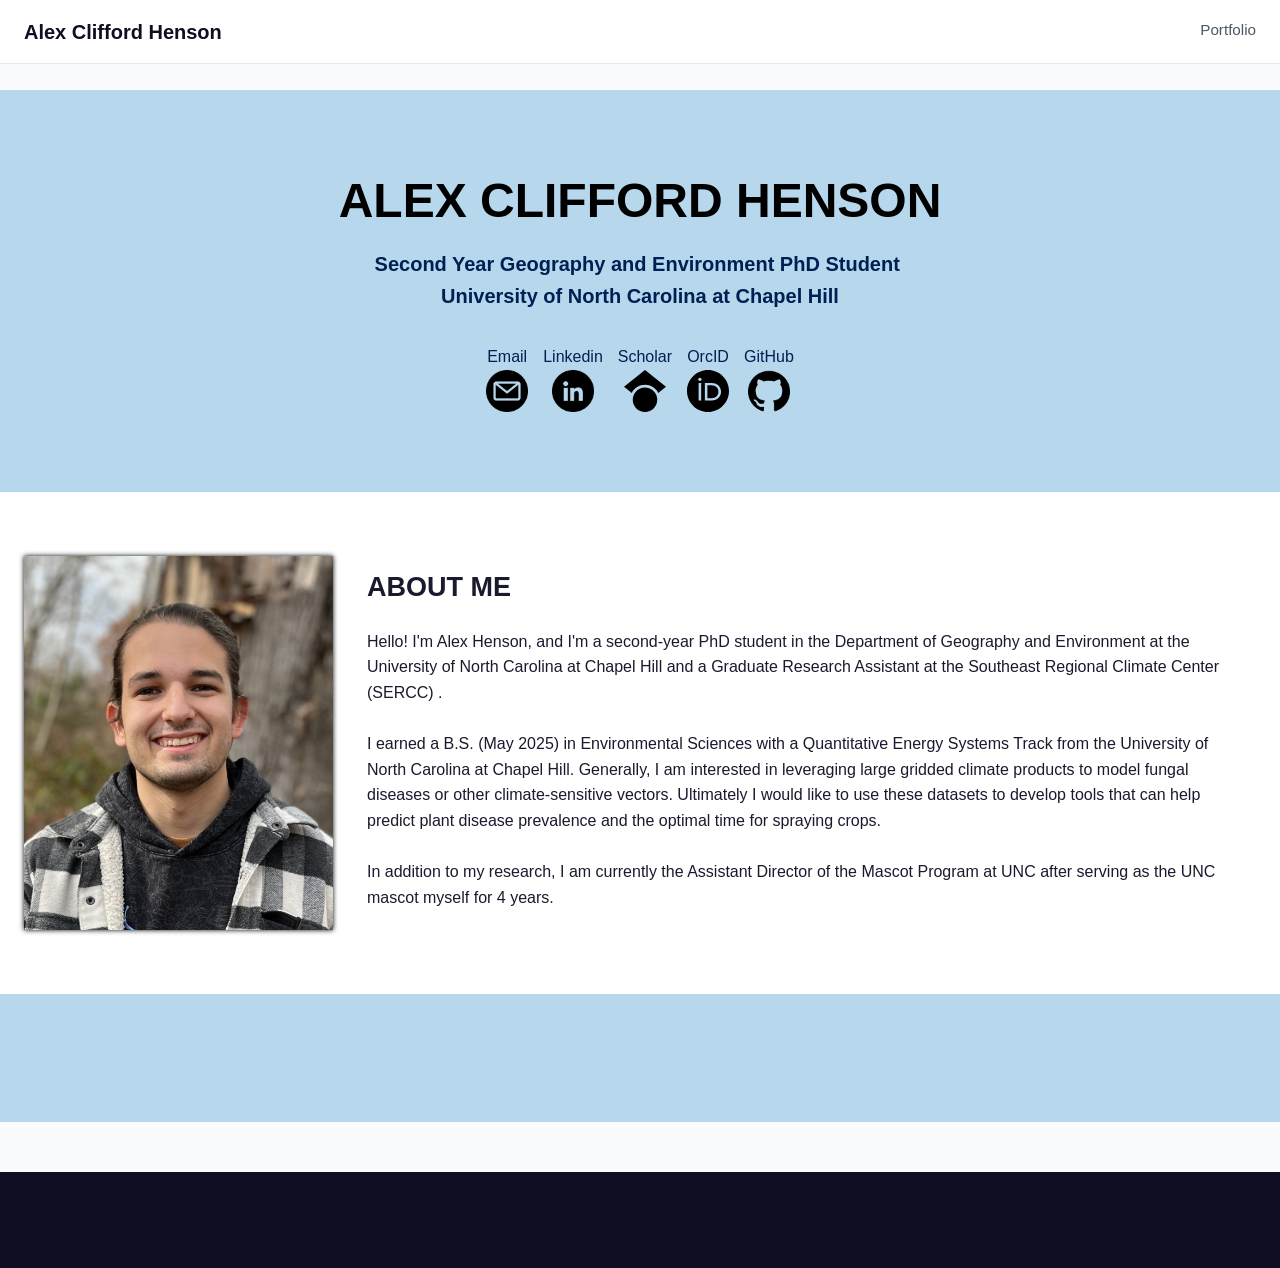
<file: index.html>
---
permalink: "/index.html"
collection: "index"

---
<!DOCTYPE html>
<html>
<head>
<meta charset="UTF-8">
<meta name="viewport" content="width=device-width, initial-scale=1.0">
<meta name="generator" content="Silex v3.10.0">
<link rel="stylesheet" href="/css/index-2a2637d8d0741b9c8e6db1e60a634625aee7e1569f0e777da526475acb7c92a3.css" />
<!-- Include Pagefind script -->
<link rel="preload" href="pagefind/pagefind-ui.css" as="style" onload="this.rel='stylesheet'">
<noscript>
  <link rel="stylesheet" href="pagefind/pagefind-ui.css">
</noscript>
<script src="/pagefind/pagefind-ui.js"></script>
<script>
  window.addEventListener('load', (event) => {
    // Initialisation de Pagefind
    new PagefindUI({
      element: "#search",
      showImages: false,
      showSubResults: true
    });
  });
</script>



<style>
  .pagefind-ui__drawer {
    background-color: white;

    max-height: 70vh;
    overflow-y: auto;
    overflow-x: inherit;
    padding: 0px 20px 20px 20px;
    margin: 0px 5px;
    box-shadow: 0 3px 5px 3px rgba(90, 90, 90, .11);
    border-radius: 5px;
  }
</style>


<title>index</title>


</head>
<body id="ivl1"><a href="#main-content" class="skip-link">Skip to main content</a><header id="iahj-3" class="docs-header"><div id="iao9-3" class="docs-header__inner"><a href="/" class="docs-header__logo" id="io9d-3"><span id="io8b-3">Alex Clifford Henson<br id="iihlg7"/></span></a><input type="checkbox"  id="nav-toggle" class="navbar__checkbox"></input><div for="nav-toggle" id="iccte6-5-5-5-5-3" class="navbar__toggle" role="button" tabindex="0" onkeydown="if(event.key === 'Enter') { document.getElementById('nav-toggle').checked = !document.getElementById('nav-toggle').checked; }" aria-label="Open the menu">☰</div><nav id="ivhe-3-3-2" class="navbar__menu"><a href="/docs/" class="docs-header__link" id="i3snd-3-3-2">Portfolio</a></nav><label for="nav-toggle" id="i909vu-2-7" class="navbar__overlay" tabindex="0" aria-label="close menu" role="button" onkeydown="if(event.key === 'Enter') { this.click(); document.querySelector('.navbar__toggle').focus(); }" onclick="document.querySelector('.navbar__toggle').focus();"></label></div></header><main id="main-content" class="docs-main" tabindex="-1"><section id="iozyf" class="docs-hero"><div id="iybg6" class="docs-container"><h1 id="iunth" class="docs-hero__title">Alex Clifford Henson</h1><p id="ic6dc" class="docs-hero__subtitle">Second Year Geography and Environment PhD Student <br/>University of North Carolina at Chapel Hill</p></div><div id="i6rfkf" class="navbar__menu"><A id="iximbl" href="mailto:cliffah@ad.unc.edu"><div id="ill273">Email</div><img alt="emailIcon.png" src="/assets/emailIcon.png" id="i8dmqu"/></A><A href="https://www.linkedin.com/in/alexchenson/" id="isevvq"><div id="ihbohv">Linkedin</div><img alt="linkedingood.png" src="/assets/linkedingood.png" id="ic8u12"/></A><A id="iximbl-2-2-2" href="https://scholar.google.com/citations?hl=en&amp;user=nnH3L5oAAAAJ"><div id="ill273-2-2-2">Scholar</div><img alt="Google-Scholar--Streamline-Font-Awesome.svg" src="/assets/Google-Scholar--Streamline-Font-Awesome.svg" id="i89nrv"/></A><A id="iximbl-2-2" href="https://orcid.org/0009-0008-5757-0625"><div id="ill273-2-2">OrcID<br/></div><img alt="orcid.svg" src="/assets/orcid.svg" id="iqvg9w"/></A><A id="iximbl-2" href="https://github.com/alexchenson"><div id="ill273-2">GitHub<br/></div><img alt="github.png" src="/assets/github.png" id="iv3s4i"/></A></div></section><section id="if12e" class="docs-section docs-section--alt"><div id="ic719" class="docs-container"><div id="igmco" class="docs-features"><img id="i5ik0t" src="/assets/ProfilePicture_Henson.JPG"/><div id="ins2a" class="docs-features__item"><div id="i96sk" class="silex-default-text">ABOUT ME</div><div id="iwk7zj" class="silex-default-text">Hello! I'm Alex Henson, and I'm a second-year PhD student in the Department of Geography and Environment at the University of North Carolina at Chapel Hill and a Graduate Research Assistant at the Southeast Regional Climate Center (SERCC) .<br/><br/>I earned a B.S. (May 2025) in Environmental Sciences with a Quantitative Energy Systems Track from the University of North Carolina at Chapel Hill. Generally, I am interested in leveraging large gridded climate products to model fungal diseases or other climate-sensitive vectors. Ultimately I would like to use these datasets to develop tools that can help predict plant disease prevalence and the optimal time for spraying crops.<br draggable="true" id="i2f7j"/><br draggable="true" id="ir2nj"/>In addition to my research, I am currently the Assistant Director of the Mascot Program at UNC after serving as the UNC mascot myself for 4 years.</div></div></div></div></section><div id="i6ysap" class="docs-section"></div></main><footer id="ismqe" class="docs-footer"></footer></body>
</html>
</file>
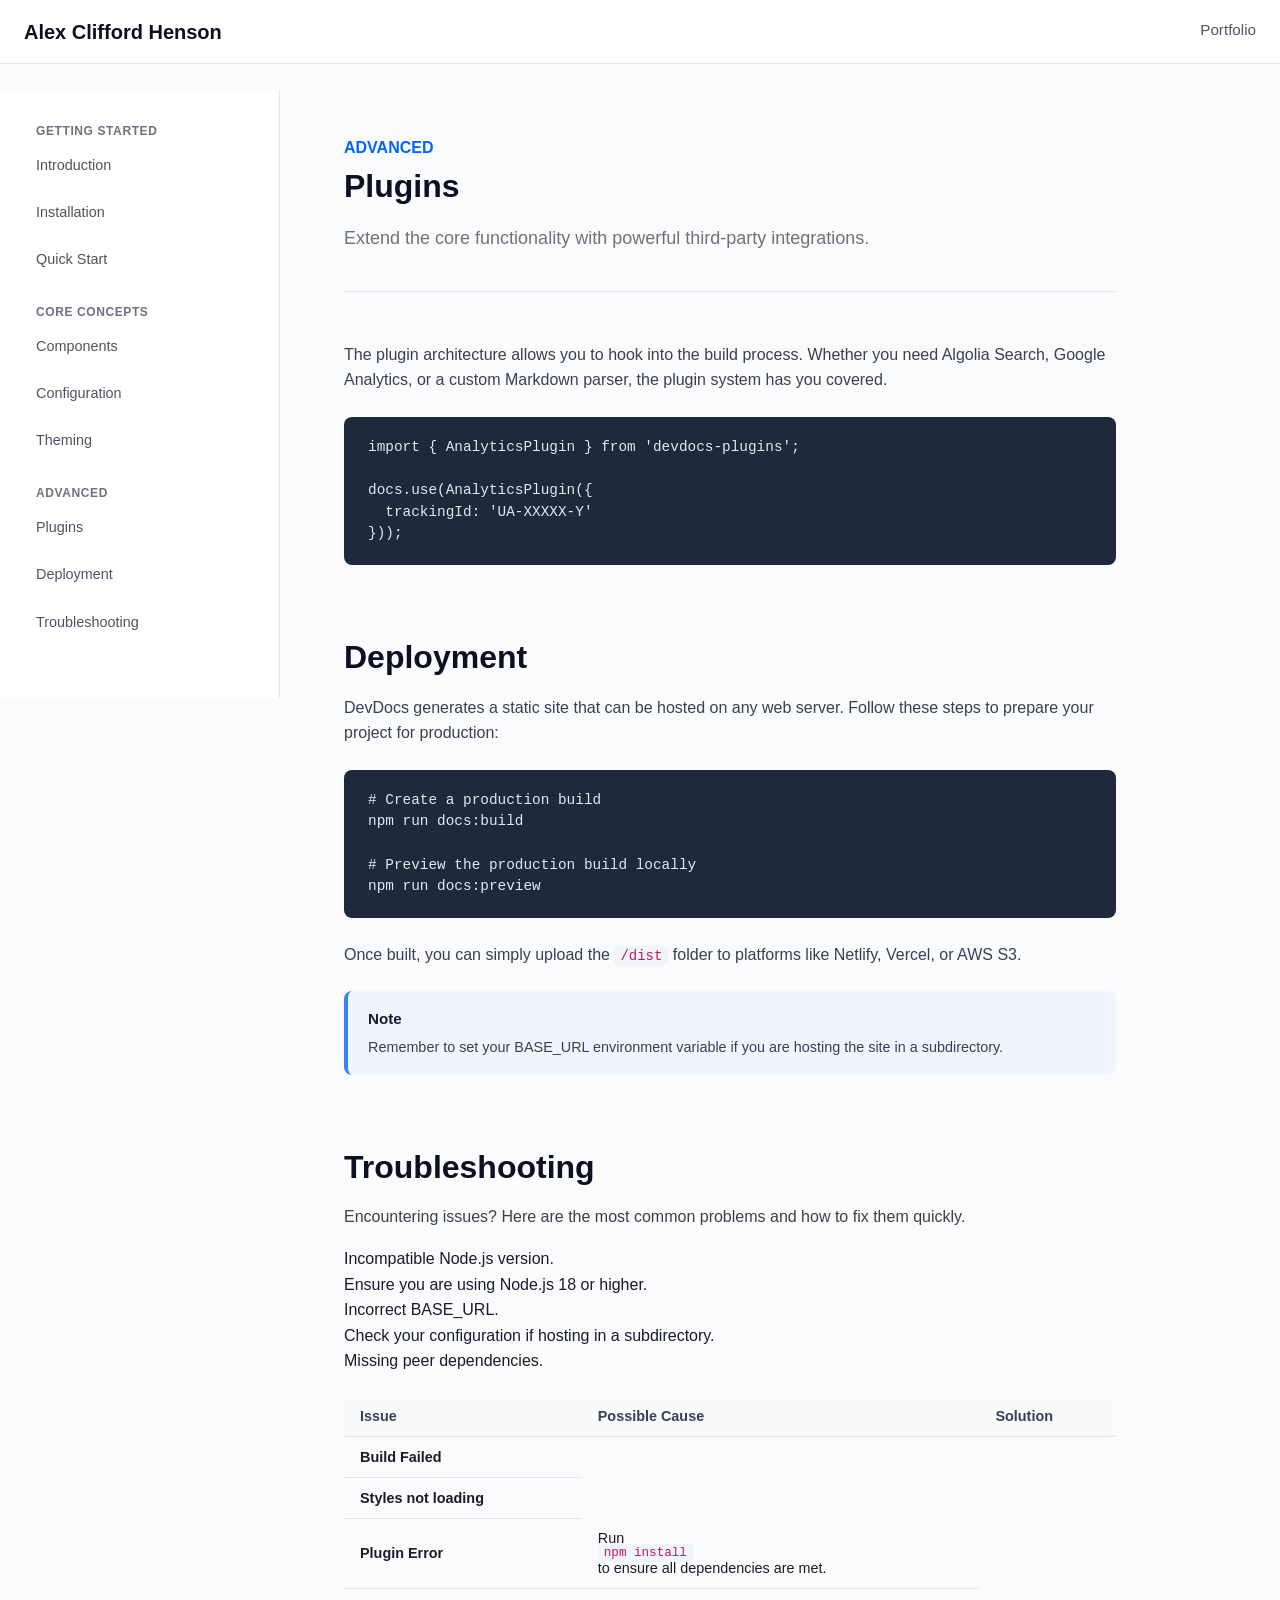
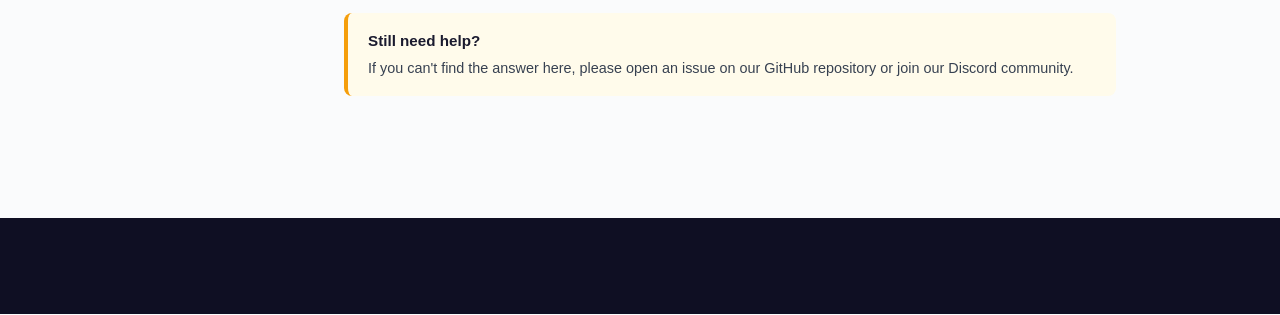
<file: advanced.html>
---
permalink: "/advanced/index.html"
collection: "advanced"

---
<!DOCTYPE html>
<html>
<head>
<meta charset="UTF-8">
<meta name="viewport" content="width=device-width, initial-scale=1.0">
<meta name="generator" content="Silex v3.10.0">
<link rel="stylesheet" href="/css/advanced-287df7669f10ab886aaab62387e30b884fcd0cbeb9b2f7a9f61712306894576c.css" />
<!-- Include Pagefind script -->
<link rel="preload" href="pagefind/pagefind-ui.css" as="style" onload="this.rel='stylesheet'">
<noscript>
  <link rel="stylesheet" href="pagefind/pagefind-ui.css">
</noscript>
<script src="/pagefind/pagefind-ui.js"></script>
<script>
  window.addEventListener('load', (event) => {
    // Initialisation de Pagefind
    new PagefindUI({
      element: "#search",
      showImages: false,
      showSubResults: true
    });
  });
</script>



<style>
  .pagefind-ui__drawer {
    background-color: white;

    max-height: 70vh;
    overflow-y: auto;
    overflow-x: inherit;
    padding: 0px 20px 20px 20px;
    margin: 0px 5px;
    box-shadow: 0 3px 5px 3px rgba(90, 90, 90, .11);
    border-radius: 5px;
  }
</style>


<title>advanced</title>


</head>
<body id="i3ns8f"><a href="#main-content" class="skip-link">Skip to main content</a><header id="iahj-2-2-2-2-2-2" class="docs-header"><div id="iao9-2-2-2-2-2-2" class="docs-header__inner"><a href="/" class="docs-header__logo" id="io9d-2-2-2-2-2-2"><span id="io8b-2-2-2-2-2-2">Alex Clifford Henson<br id="irov3j"/></span></a><input type="checkbox"  id="nav-toggle" class="navbar__checkbox"></input><div for="nav-toggle" id="iccte6-5-5-5-5-3-2-2-2-2" class="navbar__toggle" role="button" tabindex="0" onkeydown="if(event.key === 'Enter') { document.getElementById('nav-toggle').checked = !document.getElementById('nav-toggle').checked; }" aria-label="Open the menu">☰</div><nav id="ivhe-3-3-7-2" class="navbar__menu"><a href="/docs/" class="docs-header__link" id="i3snd-3-3-7-2">Portfolio</a></nav><label for="nav-toggle" id="i909vu-2-6-2" class="navbar__overlay" tabindex="0" aria-label="close menu" role="button" onkeydown="if(event.key === 'Enter') { this.click(); document.querySelector('.navbar__toggle').focus(); }" onclick="document.querySelector('.navbar__toggle').focus();"></label></div></header><main id="main-content" class="docs-main" tabindex="-1"><div id="i0bvyu-2-2-2" class="docs-layout"><aside id="i7gvc3-2-3-2" class="docs-sidebar"><div id="ix8uho-2-3-2" class="docs-sidebar__section"><A href="/docs/" class="docs-sidebar__title" id="irlx7i-2-3-2">Getting Started</A><ul id="i2dckd-2-3-2" class="docs-sidebar__list"><li id="i72s5y-2-3-2"><a href="/docs#introduction" id="i0lrqw-2-3-2" class="docs-sidebar__link">Introduction</a></li><li id="ioie2l-2-3-2"><a href="/docs#installation" id="imw91s-2-3-2" class="docs-sidebar__link">Installation</a></li><li id="i7bvxh-2-3-2"><a href="/docs#quickstart" id="iao0su-2-3-2" class="docs-sidebar__link">Quick Start</a></li></ul></div><div id="ixzew6-2-3-2" class="docs-sidebar__section"><A href="/core-concepts/" class="docs-sidebar__title" id="itjnoj-2-3-2">Core Concepts</A><ul id="icbmn5-2-3-2" class="docs-sidebar__list"><li id="i18gp8-2-3-2"><a href="/core-concepts#components" id="i5s5th-2-3-2" class="docs-sidebar__link">Components</a></li><li id="im2b7a-2-3-2"><a href="/core-concepts#configuration" id="ibw975-2-3-2" class="docs-sidebar__link">Configuration</a></li><li id="i0pavn-2-3-2"><A href="/core-concepts#theming" id="i0m5wg-2-3-2" class="docs-sidebar__link">Theming</A></li></ul></div><div id="iq44xj-2-3-2" class="docs-sidebar__section"><A href="/advanced/" class="docs-sidebar__title" id="i1y88g-2-3-2">Advanced</A><ul id="i7jpt5-2-3-2" class="docs-sidebar__list"><li id="iho8lf-2-3-2"><a href="/advanced#plugins" id="i19t6z-2-3-2" class="docs-sidebar__link">Plugins</a></li><li id="iuuc2m-2-3-2"><a href="/advanced#deployment" id="ifk13g-2-3-2" class="docs-sidebar__link">Deployment</a></li><li id="i9scmr-2-3-2"><a href="/advanced#troubleshooting" id="ieodxw-2-3-2" class="docs-sidebar__link">Troubleshooting</a></li></ul></div></aside><div id="iucwmm-2-2-2" class="docs-content"><H1 id="core-concept-2">Advanced</H1><H2 id="plugins">Plugins</H2><p id="ixco6l-3-2-2-2-2" class="docs-content__description">Extend the core functionality with powerful third-party integrations.</p><div id="ib4frv-3" class="docs-content__header-hr"></div><p id="izmrl5-3-2-2-2">The plugin architecture allows you to hook into the build process. Whether you need Algolia Search, Google Analytics, or a custom Markdown parser, the plugin system has you covered.</p><pre id="i05ivh-3-2-2-2"><code id="inpwob-3-2-2-2">import { AnalyticsPlugin } from 'devdocs-plugins';

docs.use(AnalyticsPlugin({
  trackingId: 'UA-XXXXX-Y'
}));</code></pre><h2 id="deployment">Deployment</h2><p id="ib97ig-2-2">DevDocs generates a static site that can be hosted on any web server. Follow these steps to prepare your project for production:</p><pre id="is2d1m-2-2"><code id="iihyti-2-2"># Create a production build
npm run docs:build

# Preview the production build locally
npm run docs:preview</code></pre><p id="i4uhmf-2-2">Once built, you can simply upload the <code id="i3kh12-2-2">/dist</code> folder to platforms like Netlify, Vercel, or AWS S3.</p><div id="inofl3-2-2" class="docs-callout docs-callout--info"><div id="i9muok-2-2" class="docs-callout__title">Note</div><div id="i4t40x-2-2" class="docs-callout__content">Remember to set your BASE_URL environment variable if you are hosting the site in a subdirectory.</div></div><h2 id="troubleshooting">Troubleshooting</h2><p id="i20xw1-2-2">Encountering issues? Here are the most common problems and how to fix them quickly.</p><div id="ie5tme-2-2" class="docs-table-wrapper"><table id="idgmbv-2-2" class="docs-table"><thead id="i86ruy-2-2"><tr id="iouya7-2-2"><th id="ilv2u2-2-2">Issue</th><th id="i4shqf-2-2">Possible Cause</th><th id="ieefoa-2-2">Solution</th></tr></thead><tbody id="inybjc-2-2"><tr id="iyjpnp-2-2"><td id="i510e7-2-2"><strong id="iz46pt-2-2">Build Failed</strong></td><div id="i57uaa-2-2">Incompatible Node.js version.</div><div id="imjnd6-2-2">Ensure you are using Node.js 18 or higher.</div></tr><tr id="ic7etp-2-2"><td id="if9rml-2-2"><strong id="ii5p7l-2-2">Styles not loading</strong></td><div id="imkvaq-2-2">Incorrect BASE_URL.</div><div id="imyq08-2-2">Check your configuration if hosting in a subdirectory.</div></tr><tr id="ibj83a-2-2"><td id="i8k7vw-2-2"><strong id="i0x263-2-2">Plugin Error</strong></td><div id="iyebey-2-2">Missing peer dependencies.</div><td id="imr1li-2-2"><div id="isqvcl-2-2">Run </div><code id="ir7i8f-2-2">npm install</code><div id="ioyem5-2-2"> to ensure all dependencies are met.</div></td></tr></tbody></table></div><div id="ieegvl-2-2" class="docs-callout docs-callout--warning"><div id="i0v5o1-2-2" class="docs-callout__title">Still need help?</div><div id="iu5fb8-2-2" class="docs-callout__content">
      If you can't find the answer here, please open an issue on our GitHub repository or join our Discord community.
    </div></div></div></div></main><footer id="ismqe-2-2-2-2-2" class="docs-footer"></footer></body>
</html>
</file>
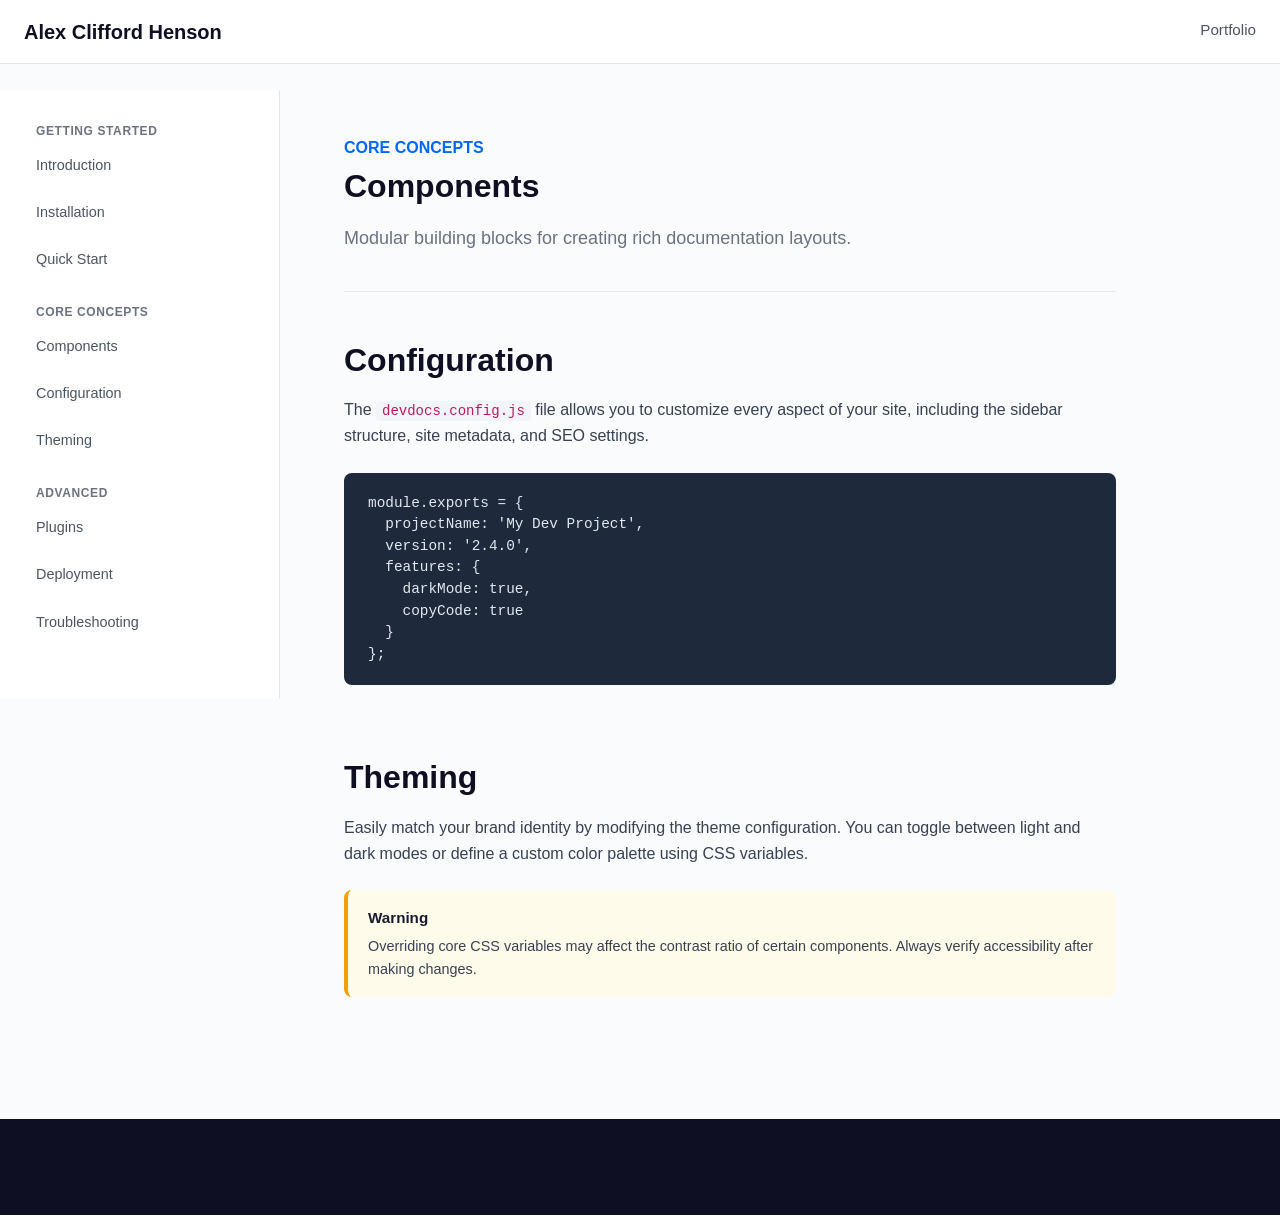
<file: core-concepts.html>
---
permalink: "/core-concepts/index.html"
collection: "core concepts"

---
<!DOCTYPE html>
<html>
<head>
<meta charset="UTF-8">
<meta name="viewport" content="width=device-width, initial-scale=1.0">
<meta name="generator" content="Silex v3.10.0">
<link rel="stylesheet" href="/css/core-concepts-e98cad255ef05aa16a098250e45bfa43b98aacd9115734d87b8d9854e8ae409e.css" />
<!-- Include Pagefind script -->
<link rel="preload" href="pagefind/pagefind-ui.css" as="style" onload="this.rel='stylesheet'">
<noscript>
  <link rel="stylesheet" href="pagefind/pagefind-ui.css">
</noscript>
<script src="/pagefind/pagefind-ui.js"></script>
<script>
  window.addEventListener('load', (event) => {
    // Initialisation de Pagefind
    new PagefindUI({
      element: "#search",
      showImages: false,
      showSubResults: true
    });
  });
</script>



<style>
  .pagefind-ui__drawer {
    background-color: white;

    max-height: 70vh;
    overflow-y: auto;
    overflow-x: inherit;
    padding: 0px 20px 20px 20px;
    margin: 0px 5px;
    box-shadow: 0 3px 5px 3px rgba(90, 90, 90, .11);
    border-radius: 5px;
  }
</style>


<title>core concepts</title>


</head>
<body id="ie2q2i"><a href="#main-content" class="skip-link">Skip to main content</a><header id="iahj-2-2-2-2-3" class="docs-header"><div id="iao9-2-2-2-2-3" class="docs-header__inner"><a href="/" class="docs-header__logo" id="io9d-2-2-2-2-3"><span id="io8b-2-2-2-2-3">Alex Clifford Henson<br id="i9111j"/></span></a><input type="checkbox"  id="nav-toggle" class="navbar__checkbox"></input><div for="nav-toggle" id="iccte6-5-5-5-5-3-2-2-3" class="navbar__toggle" role="button" tabindex="0" onkeydown="if(event.key === 'Enter') { document.getElementById('nav-toggle').checked = !document.getElementById('nav-toggle').checked; }" aria-label="Open the menu">☰</div><nav id="ivhe-3-3-6-2" class="navbar__menu"><a href="/docs/" class="docs-header__link" id="i3snd-3-3-6-2">Portfolio</a></nav><label for="nav-toggle" id="i909vu-2-5-2" class="navbar__overlay" tabindex="0" aria-label="close menu" role="button" onkeydown="if(event.key === 'Enter') { this.click(); document.querySelector('.navbar__toggle').focus(); }" onclick="document.querySelector('.navbar__toggle').focus();"></label></div></header><main id="main-content" class="docs-main" tabindex="-1"><div id="i0bvyu-2-2" class="docs-layout"><aside id="i7gvc3-2-3" class="docs-sidebar"><div id="ix8uho-2-3" class="docs-sidebar__section"><A href="/docs/" class="docs-sidebar__title" id="irlx7i-2-3">Getting Started</A><ul id="i2dckd-2-3" class="docs-sidebar__list"><li id="i72s5y-2-3"><a href="/docs#introduction" id="i0lrqw-2-3" class="docs-sidebar__link">Introduction</a></li><li id="ioie2l-2-3"><a href="/docs#installation" id="imw91s-2-3" class="docs-sidebar__link">Installation</a></li><li id="i7bvxh-2-3"><a href="/docs#quickstart" id="iao0su-2-3" class="docs-sidebar__link">Quick Start</a></li></ul></div><div id="ixzew6-2-3" class="docs-sidebar__section"><A href="/core-concepts/" class="docs-sidebar__title" id="itjnoj-2-3">Core Concepts</A><ul id="icbmn5-2-3" class="docs-sidebar__list"><li id="i18gp8-2-3"><a href="/core-concepts#components" id="i5s5th-2-3" class="docs-sidebar__link">Components</a></li><li id="im2b7a-2-3"><a href="/core-concepts#configuration" id="ibw975-2-3" class="docs-sidebar__link">Configuration</a></li><li id="i0pavn-2-3"><A href="/core-concepts#theming" id="i0m5wg-2-3" class="docs-sidebar__link">Theming</A></li></ul></div><div id="iq44xj-2-3" class="docs-sidebar__section"><A href="/advanced/" class="docs-sidebar__title" id="i1y88g-2-3">Advanced</A><ul id="i7jpt5-2-3" class="docs-sidebar__list"><li id="iho8lf-2-3"><a href="/advanced#plugins" id="i19t6z-2-3" class="docs-sidebar__link">Plugins</a></li><li id="iuuc2m-2-3"><a href="/advanced#deployment" id="ifk13g-2-3" class="docs-sidebar__link">Deployment</a></li><li id="i9scmr-2-3"><a href="/advanced#troubleshooting" id="ieodxw-2-3" class="docs-sidebar__link">Troubleshooting</a></li></ul></div></aside><div id="iucwmm-2-2" class="docs-content"><H1 id="core-concept">Core Concepts</H1><H2 id="components">Components</H2><p id="iv63v9-3-2-2-2" class="docs-content__description">Modular building blocks for creating rich documentation layouts.</p><div id="ib4frv" class="docs-content__header-hr"></div><h2 id="configuration">Configuration</h2><p id="i1lb3x-3-2-2-2">The <code id="ivt82g-3-2-2-2">devdocs.config.js</code> file allows you to customize every aspect of your site, including the sidebar structure, site metadata, and SEO settings.</p><pre id="i9herp-3-2-2-2"><code id="i6k45u-3-2-2-2">module.exports = {
  projectName: 'My Dev Project',
  version: '2.4.0',
  features: {
    darkMode: true,
    copyCode: true
  }
};</code></pre><h2 id="theming">Theming</h2><p id="imejci-3-2-2-2">Easily match your brand identity by modifying the theme configuration. You can toggle between light and dark modes or define a custom color palette using CSS variables.</p><div id="it10c8-3-2-2-2" class="docs-callout docs-callout--warning"><div id="itg47f-3-2-2-2" class="docs-callout__title">Warning</div><div id="i0uws4-3-2-2-2" class="docs-callout__content">Overriding core CSS variables may affect the contrast ratio of certain components. Always verify accessibility after making changes.</div></div></div></div></main><footer id="ismqe-2-2-2-2" class="docs-footer"></footer></body>
</html>
</file>
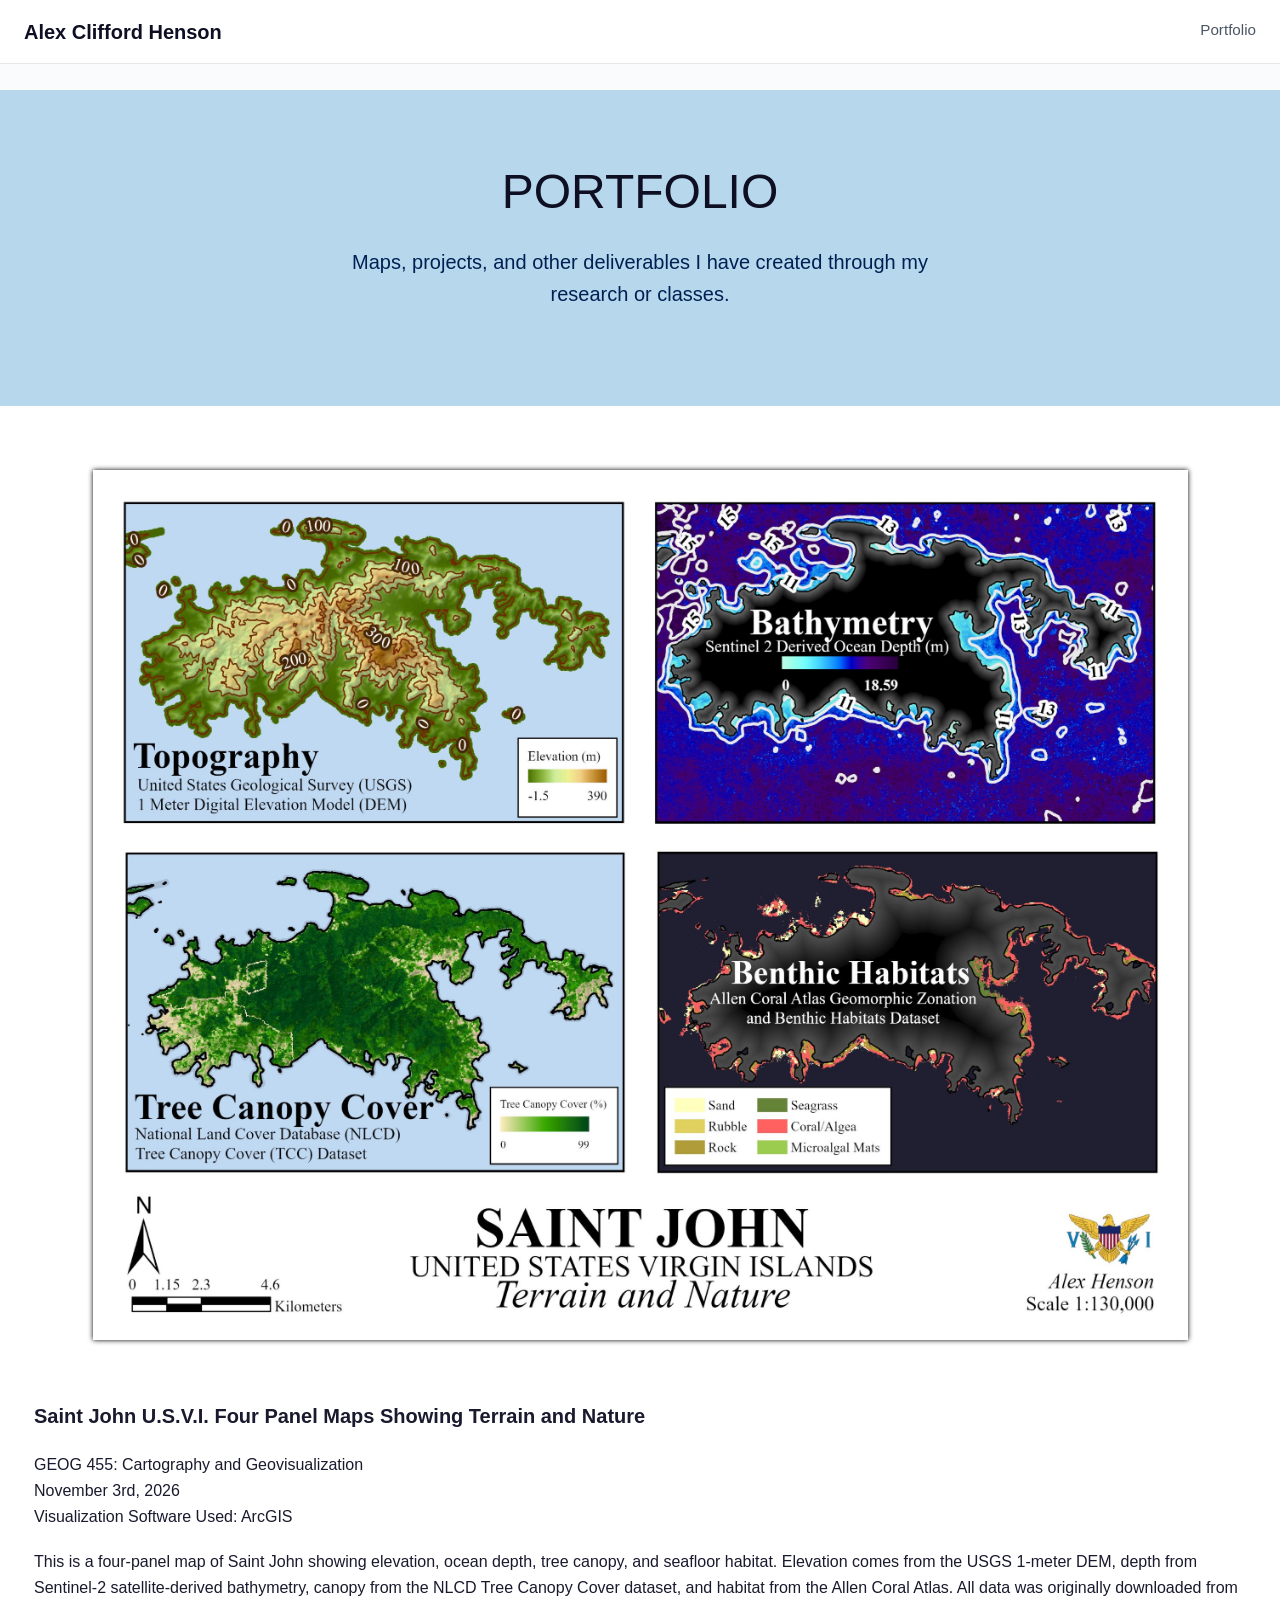
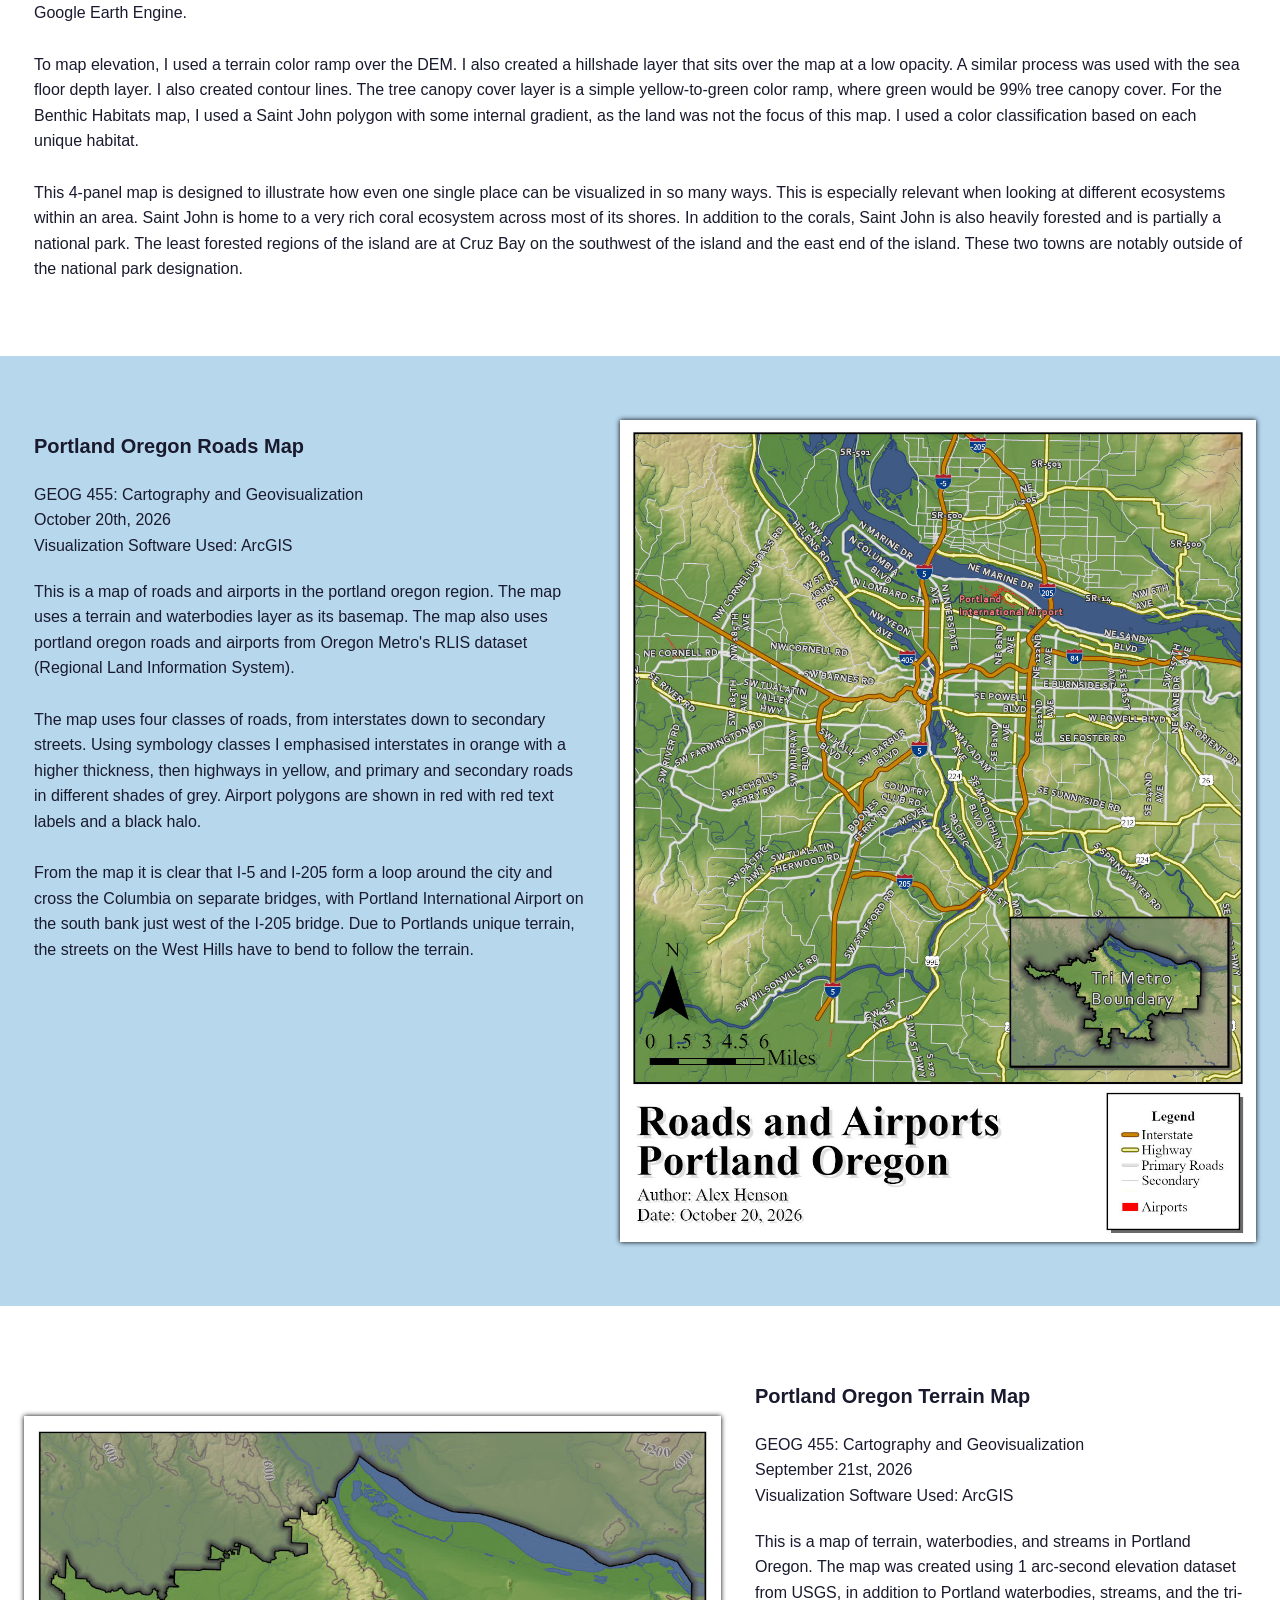
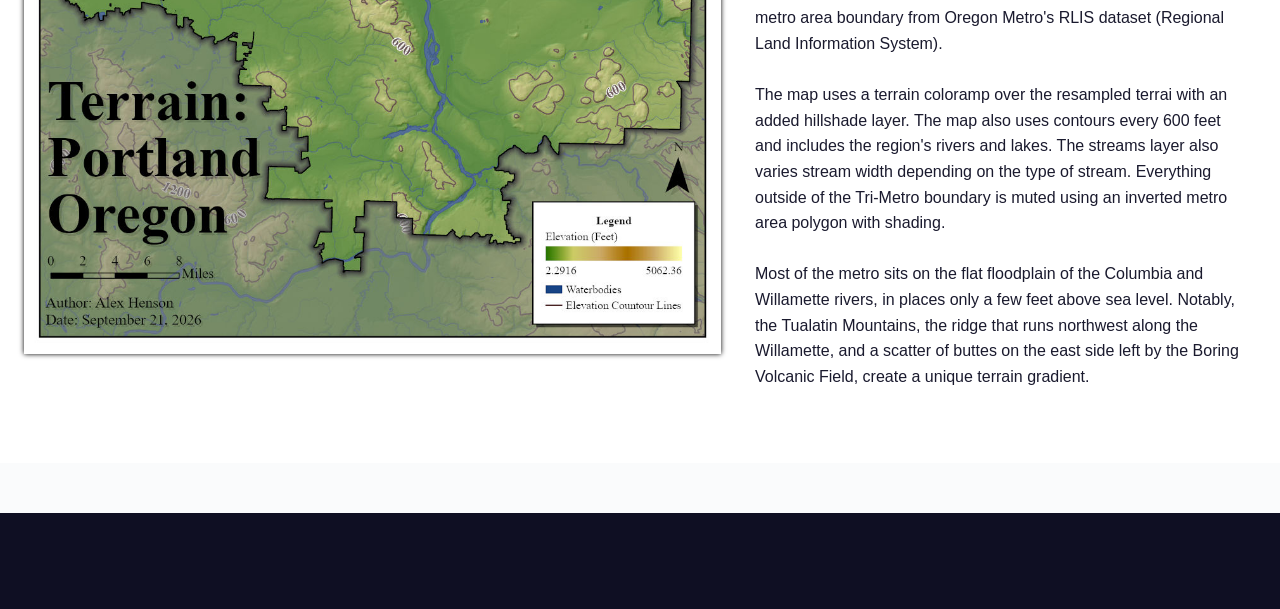
<file: docs.html>
---
permalink: "/docs/index.html"
collection: "docs"

---
<!DOCTYPE html>
<html>
<head>
<meta charset="UTF-8">
<meta name="viewport" content="width=device-width, initial-scale=1.0">
<meta name="generator" content="Silex v3.10.0">
<link rel="stylesheet" href="/css/docs-d65fb6edb3d36d508747993c0fd2e64d50cb356b48990d3a4fde3d5eda70ad52.css" />
<!-- Include Pagefind script -->
<link rel="preload" href="pagefind/pagefind-ui.css" as="style" onload="this.rel='stylesheet'">
<noscript>
  <link rel="stylesheet" href="pagefind/pagefind-ui.css">
</noscript>
<script src="/pagefind/pagefind-ui.js"></script>
<script>
  window.addEventListener('load', (event) => {
    // Initialisation de Pagefind
    new PagefindUI({
      element: "#search",
      showImages: false,
      showSubResults: true
    });
  });
</script>



<style>
  .pagefind-ui__drawer {
    background-color: white;

    max-height: 70vh;
    overflow-y: auto;
    overflow-x: inherit;
    padding: 0px 20px 20px 20px;
    margin: 0px 5px;
    box-shadow: 0 3px 5px 3px rgba(90, 90, 90, .11);
    border-radius: 5px;
  }
</style>


<title>docs</title>


</head>
<body id="ikwqwk"><a href="#main-content" id="ivj9u" class="skip-link">Skip to main content</a><header id="iahj-2-2-2-3" class="docs-header"><div id="iao9-2-2-2-3" class="docs-header__inner"><a href="/" class="docs-header__logo" id="io9d-2-2-2-3"><span id="io8b-2-2-2-3">Alex Clifford Henson<br id="idbbwh"/></span></a><input type="checkbox"  id="nav-toggle" class="navbar__checkbox"></input><div for="nav-toggle" id="iccte6-5-5-5-5-3-2-3" class="navbar__toggle" role="button" tabindex="0" onkeydown="if(event.key === 'Enter') { document.getElementById('nav-toggle').checked = !document.getElementById('nav-toggle').checked; }" aria-label="Open the menu">☰</div><nav id="ivhe-3-2" class="navbar__menu"><a href="/docs/" class="docs-header__link" id="i3snd-3-3-5-2">Portfolio</a></nav><label for="nav-toggle" id="i909vu-2-4-2" class="navbar__overlay" tabindex="0" aria-label="close menu" role="button" onkeydown="if(event.key === 'Enter') { this.click(); document.querySelector('.navbar__toggle').focus(); }" onclick="document.querySelector('.navbar__toggle').focus();"></label></div></header><main id="main-content" class="docs-main" tabindex="-1"><div id="iqa7s8" class="docs-section"><div id="iprafx" class="docs-container"><div id="ic67z8" class="docs-hero__title">PORTFOLIO</div><div id="in05ps" class="docs-hero__subtitle">Maps, projects, and other deliverables I have created through my research or classes.</div></div></div><div id="iz7nno-2" class="docs-section"><div id="iodgzd-2" class="docs-container"></div><div id="it5uoi-2" class="docs-container"><div id="ios7c1" class="docs-features"><img alt="saint-john-terrain-and-nature.jpg" id="iq88ll" src="/assets/saint-john-terrain-and-nature.jpg"/></div><div id="isebt1" class="silex-default-container"></div><div id="iwwpgj-2" class="docs-features"><div id="it7u0g-2" class="silex-default-container docs-features__item"><div id="isyd06-2" class="silex-default-text">Saint John U.S.V.I. Four Panel Maps Showing Terrain and Nature<br/></div><div id="iwzagy-2" class="silex-default-text"><span id="iuf27g">GEOG 455: Cartography and Geovisualization</span><br/>November 3rd, 2026<br/>Visualization Software Used: ArcGIS<br/></div><div id="if4p4k" class="silex-default-text">This is a four-panel map of Saint John showing elevation, ocean depth, tree canopy, and seafloor habitat. Elevation comes from the USGS 1-meter DEM, depth from Sentinel-2 satellite-derived bathymetry, canopy from the NLCD Tree Canopy Cover dataset, and habitat from the Allen Coral Atlas. All data was originally downloaded from Google Earth Engine. <br/><br/>To map elevation, I used a terrain color ramp over the DEM. I also created a hillshade layer that sits over the map at a low opacity. A similar process was used with the sea floor depth layer. I also created contour lines. The tree canopy cover layer is a simple yellow-to-green color ramp, where green would be 99% tree canopy cover. For the Benthic Habitats map, I used a Saint John polygon with some internal gradient, as the land was not the focus of this map. I used a color classification based on each unique habitat.<br/><br/>This 4-panel map is designed to illustrate how even one single place can be visualized in so many ways. This is especially relevant when looking at different ecosystems within an area. Saint John is home to a very rich coral ecosystem across most of its shores. In addition to the corals, Saint John is also heavily forested and is partially a national park. The least forested regions of the island are at Cruz Bay on the southwest of the island and the east end of the island. These two towns are notably outside of the national park designation.<br/></div></div></div></div></div><div id="i07d4k" class="docs-section"><div id="ikojeo" class="docs-container"><div id="ie1njg" class="docs-features"><div id="iympml" class="docs-features__item"><div id="iah1f5" class="silex-default-text">Portland Oregon Roads Map</div><div id="i4fobl" class="silex-default-text">GEOG 455: Cartography and Geovisualization<br/>October 20th, 2026<br/>Visualization Software Used: ArcGIS</div><div id="i9p8h5" class="silex-default-text">This is a map of roads and airports in the portland oregon region. The map uses a terrain and waterbodies layer as its basemap. The map also uses portland oregon roads and airports from Oregon Metro's RLIS dataset (Regional Land Information System).<br/><br/>The map uses four classes of roads, from interstates down to secondary streets. Using symbology classes I emphasised interstates in orange with a higher thickness, then highways in yellow, and primary and secondary roads in different shades of grey. Airport polygons are shown in red with red text labels and a black halo.<br/><br/>From the map it is clear that I-5 and I-205 form a loop around the city and cross the Columbia on separate bridges, with Portland International Airport on the south bank just west of the I-205 bridge. Due to Portlands unique terrain, the streets on the West Hills have to bend to follow the terrain. <br/></div></div><img alt="portland-roads-and-airports.jpg" id="ijjadk" src="/assets/portland-roads-and-airports.jpg"/></div></div></div><div id="iz7nno" class="docs-section"><div id="it5uoi" class="docs-container"><div id="iwwpgj" class="docs-features"><div id="iodgzd" class="docs-features__item"><img alt="FinalOutput.jpg" id="iodphs" src="/assets/FinalOutput.jpg"/></div><div id="it7u0g" class="silex-default-container docs-features__item"><div id="isyd06" class="silex-default-text">Portland Oregon Terrain Map<br/></div><div id="iwzagy" class="silex-default-text"><span id="ioim9k">GEOG 455: Cartography and Geovisualization</span><br/>September 21st, 2026<br/>Visualization Software Used: ArcGIS<br/></div><div id="i7b1u2" class="silex-default-text">This is a map of terrain, waterbodies, and streams in Portland Oregon. The map was created using 1 arc-second elevation dataset from USGS, in addition to Portland waterbodies, streams, and the tri-metro area boundary from Oregon Metro's RLIS dataset (Regional Land Information System).<br/><br/>The map uses a terrain coloramp over the resampled terrai with an added hillshade layer. The map also uses contours every 600 feet and includes the region's rivers and lakes. The streams layer also varies stream width depending on the type of stream. Everything outside of the Tri-Metro boundary is muted using an inverted metro area polygon with shading. <br/><br/>Most of the metro sits on the flat floodplain of the Columbia and Willamette rivers, in places only a few feet above sea level. Notably, the Tualatin Mountains, the ridge that runs northwest along the Willamette, and a scatter of buttes on the east side left by the Boring Volcanic Field, create a unique terrain gradient. <br/></div></div></div></div></div></main><footer id="ismqe-2-2-2" class="docs-footer"></footer></body>
</html>
</file>
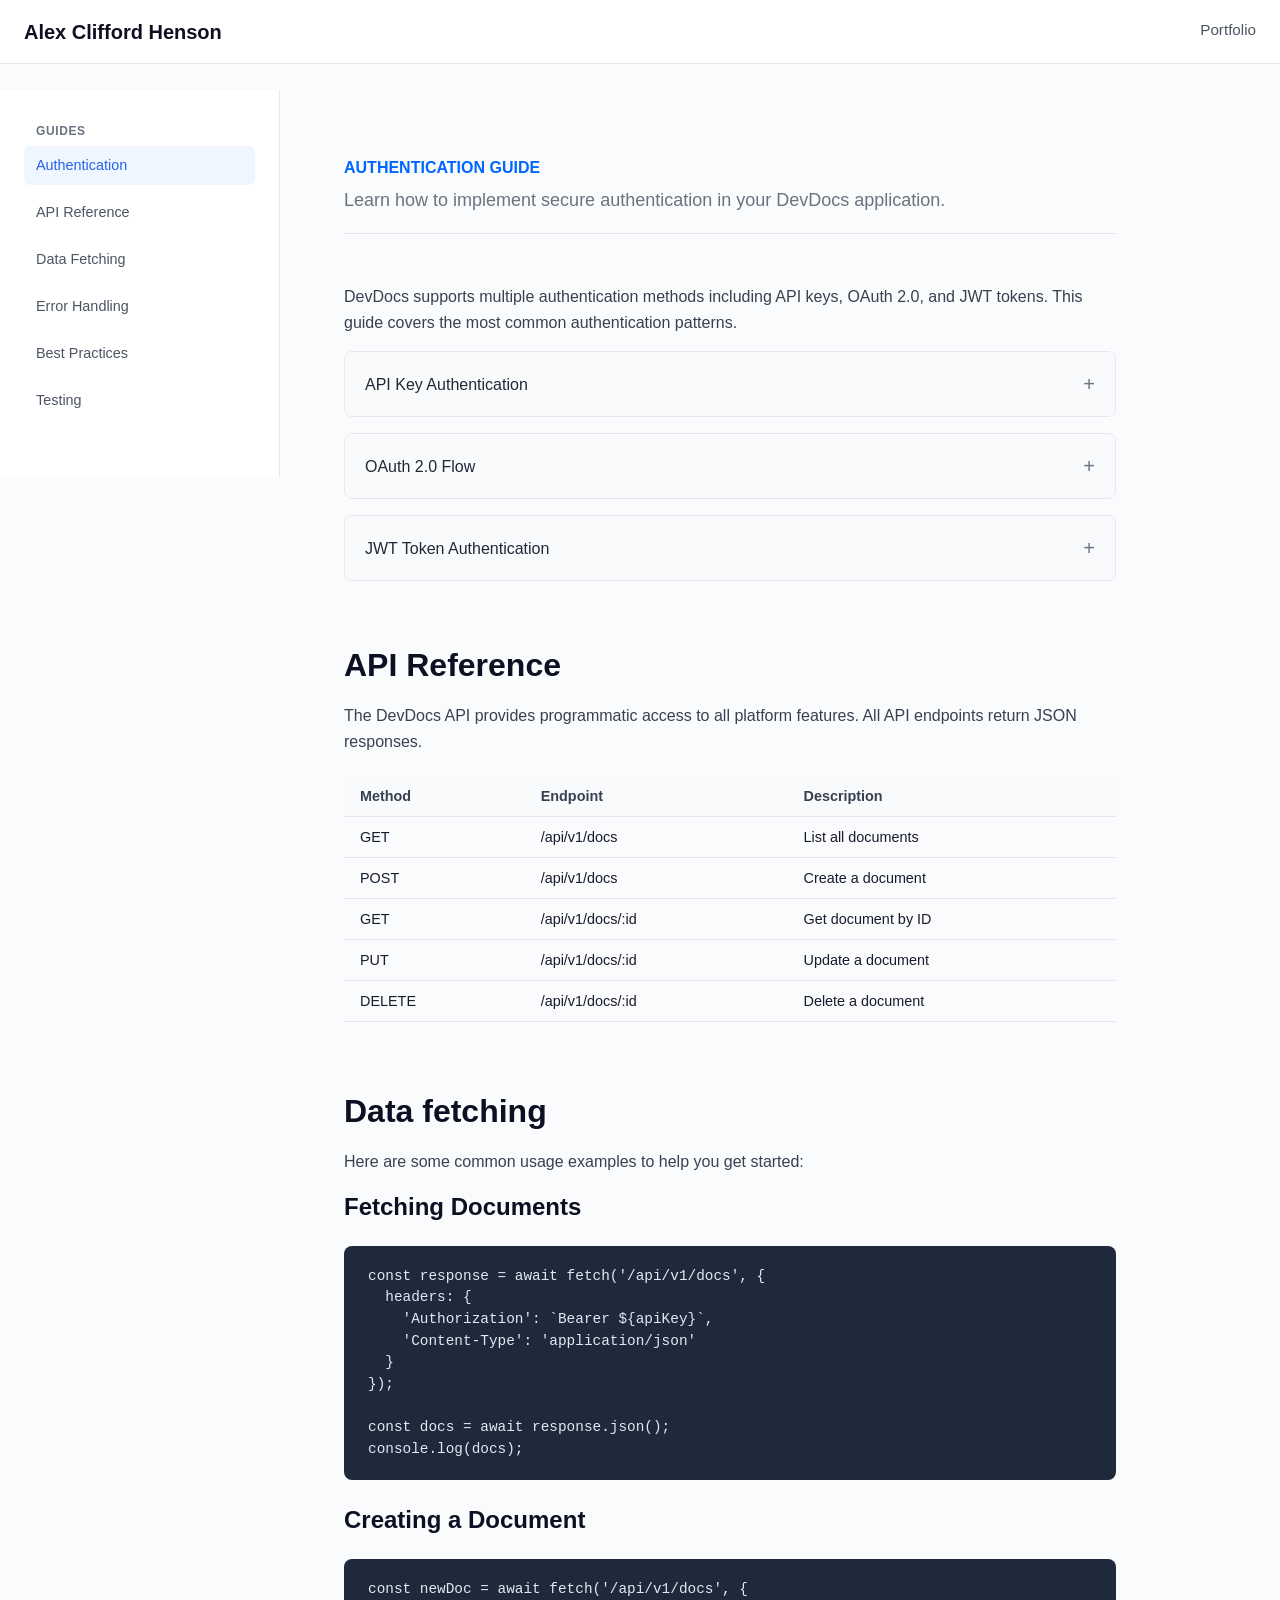
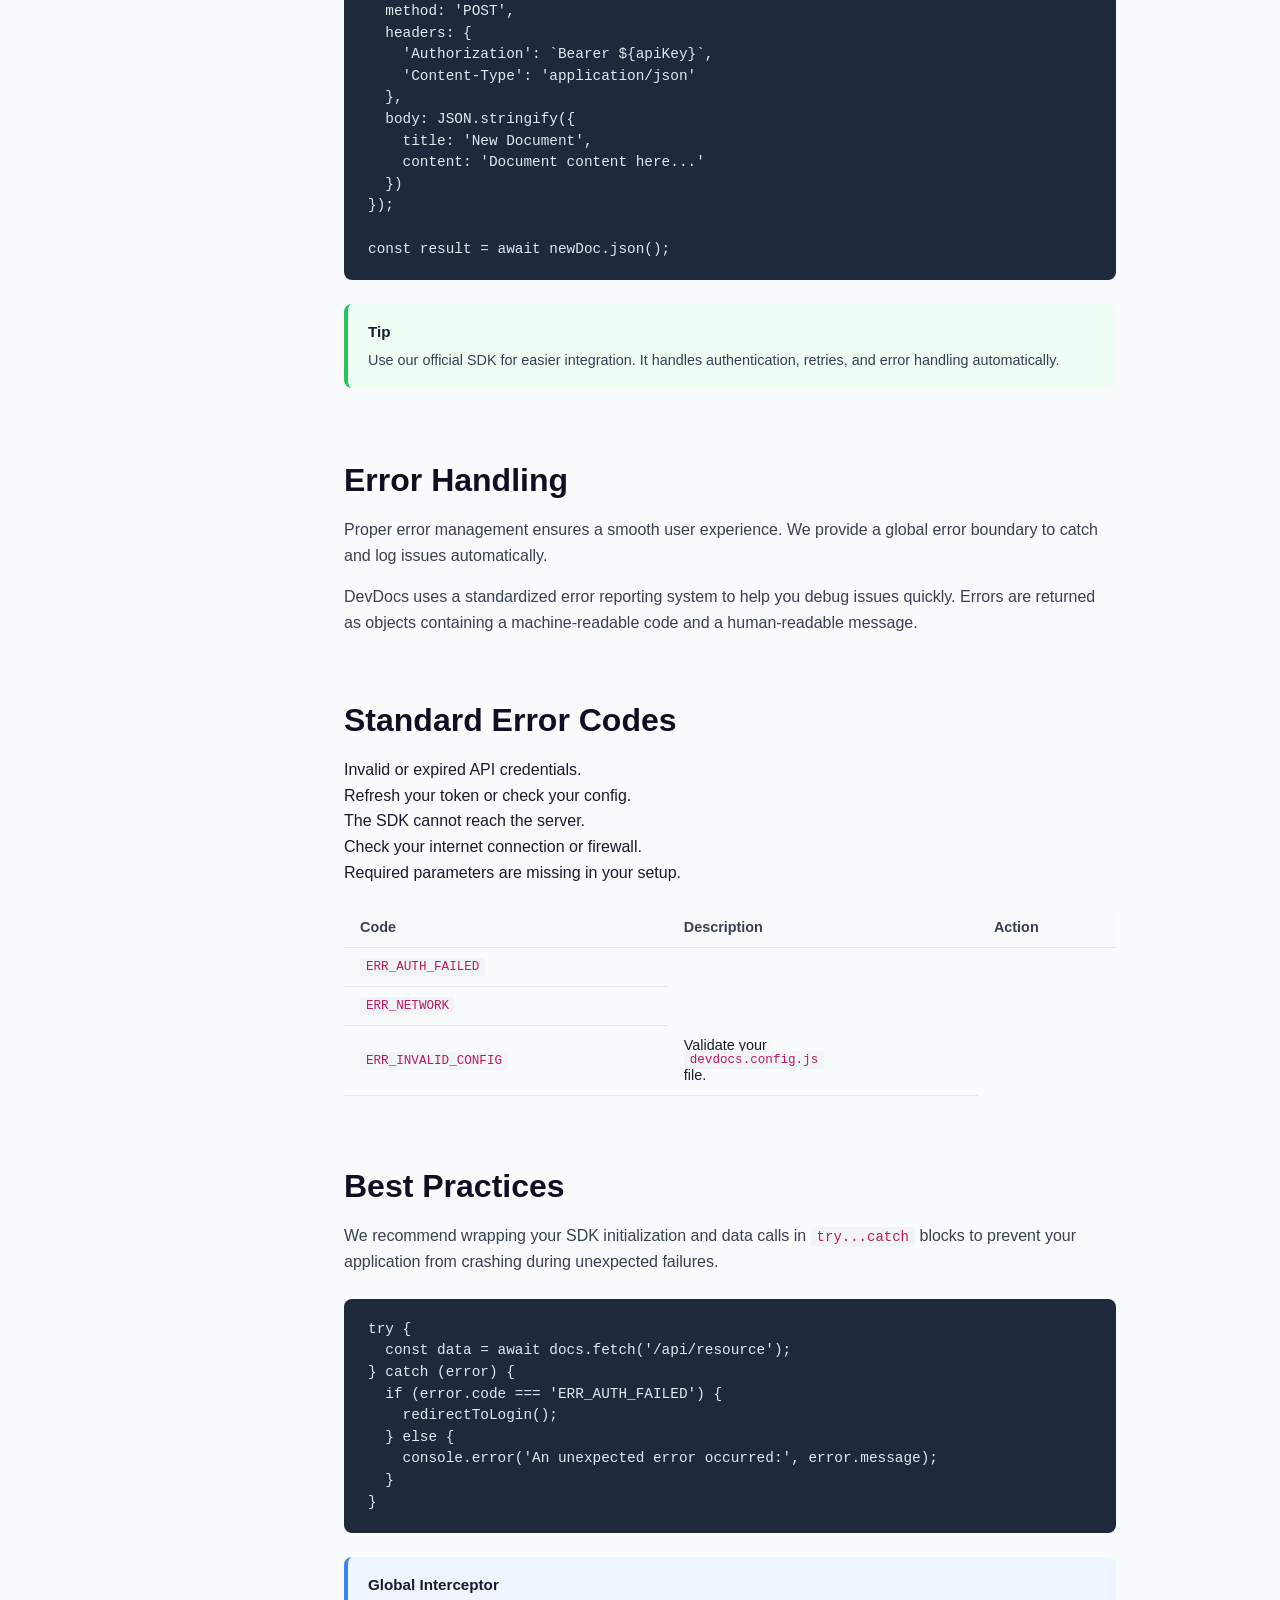
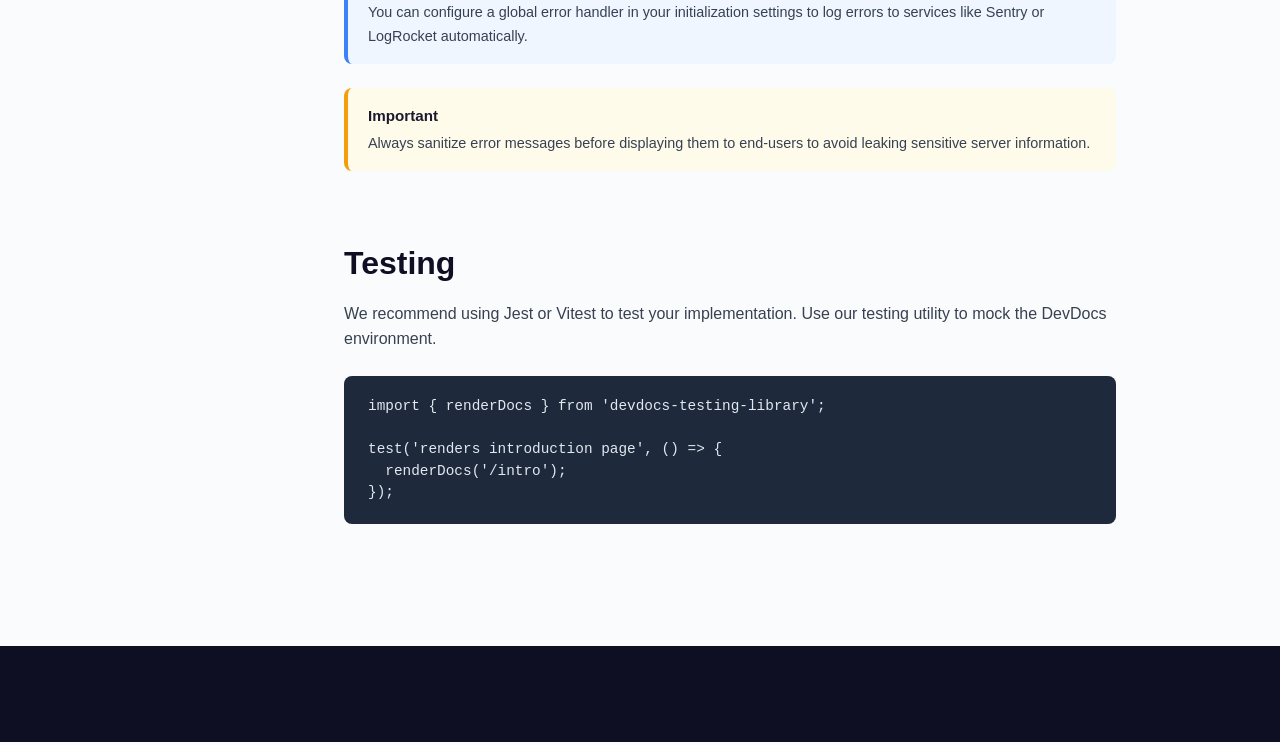
<file: guides.html>
---
permalink: "/guides/index.html"
collection: "guides"

---
<!DOCTYPE html>
<html>
<head>
<meta charset="UTF-8">
<meta name="viewport" content="width=device-width, initial-scale=1.0">
<meta name="generator" content="Silex v3.10.0">
<link rel="stylesheet" href="/css/guides-4df24218072b87570df9b84c3c9517b604cba405de51b35d086e220e9f45f2a0.css" />
<!-- Include Pagefind script -->
<link rel="preload" href="pagefind/pagefind-ui.css" as="style" onload="this.rel='stylesheet'">
<noscript>
  <link rel="stylesheet" href="pagefind/pagefind-ui.css">
</noscript>
<script src="/pagefind/pagefind-ui.js"></script>
<script>
  window.addEventListener('load', (event) => {
    // Initialisation de Pagefind
    new PagefindUI({
      element: "#search",
      showImages: false,
      showSubResults: true
    });
  });
</script>



<style>
  .pagefind-ui__drawer {
    background-color: white;

    max-height: 70vh;
    overflow-y: auto;
    overflow-x: inherit;
    padding: 0px 20px 20px 20px;
    margin: 0px 5px;
    box-shadow: 0 3px 5px 3px rgba(90, 90, 90, .11);
    border-radius: 5px;
  }
</style>


<title>guides</title>


</head>
<body id="i5lz0a"><a href="#main-content" class="skip-link">Skip to main content</a><header id="iahj-2-3-2" class="docs-header"><div id="iao9-2-3-2" class="docs-header__inner"><a href="/" class="docs-header__logo" id="io9d-2-3-2"><span id="io8b-2-3-2">Alex Clifford Henson<br id="imt06r"/></span></a><input type="checkbox"  id="nav-toggle" class="navbar__checkbox"></input><div for="nav-toggle" id="iccte6-5-5-5-5-4-2" class="navbar__toggle" role="button" tabindex="0" onkeydown="if(event.key === 'Enter') { document.getElementById('nav-toggle').checked = !document.getElementById('nav-toggle').checked; }" aria-label="Open the menu">☰</div><nav id="ivhe-3-3-4-2" class="navbar__menu"><a href="/docs/" class="docs-header__link" id="i3snd-3-3-4-2">Portfolio</a></nav><label for="nav-toggle" id="i909vu-2-3-2" class="navbar__overlay" tabindex="0" aria-label="close menu" role="button" onkeydown="if(event.key === 'Enter') { this.click(); document.querySelector('.navbar__toggle').focus(); }" onclick="document.querySelector('.navbar__toggle').focus();"></label></div></header><main id="main-content" class="docs-main" tabindex="-1"><div id="ispfdp" class="docs-layout"><aside id="i4h2j5" class="docs-sidebar"><div id="ismi1n" class="docs-sidebar__section"><A href="/guides/" id="i2vieo" class="docs-sidebar__title">Guides</A><ul id="iqliky" class="docs-sidebar__list"><li id="i9345q"><a href="/guides#authentication" id="ihrk6i" class="docs-sidebar__link docs-sidebar__link--active">Authentication</a></li><li id="ivi8i9"><a href="/guides#api" id="ijkwgs" class="docs-sidebar__link">API Reference</a></li><li id="ivi8i9-2"><a href="/guides#data-fetching" id="ijkwgs-2" class="docs-sidebar__link">Data Fetching</a></li><li id="innhkt"><a href="/guides#error-handling" id="iwstxp" class="docs-sidebar__link">Error Handling</a></li><li id="innhkt-2"><a href="/guides#best-practices" id="iwstxp-2-2" class="docs-sidebar__link">Best Practices</a></li><li id="inldr1"><a href="/guides#testing" id="iops43" class="docs-sidebar__link">Testing</a></li></ul></div></aside><div id="irzgf7" class="docs-content"><div id="i67p17" class="docs-content__header-hr"><h1 id="authentication">Authentication Guide</h1><p id="ioxa8j" class="docs-content__description">Learn how to implement secure authentication in your DevDocs application.</p></div><p id="i27eeu">DevDocs supports multiple authentication methods including API keys, OAuth 2.0, and JWT tokens. This guide covers the most common authentication patterns.</p><details id="i4ka2v"><summary id="ijk4sz">API Key Authentication</summary><div id="ihe0pi">The simplest form of authentication. Include your API key in the Authorization header: Authorization: Bearer YOUR_API_KEY</div></details><details id="iof8mg"><summary id="iopblh">OAuth 2.0 Flow</summary><div id="i35jsl">For applications requiring user authorization, implement the OAuth 2.0 authorization code flow. Redirect users to the authorization endpoint, then exchange the code for access tokens.</div></details><details id="iy73js"><summary id="izpedo">JWT Token Authentication</summary><div id="i9gegl">JSON Web Tokens provide stateless authentication. Generate tokens on login and include them in subsequent requests. Tokens automatically expire after 24 hours by default.</div></details><h2 id="api">API Reference</h2><p id="ijj13h">The DevDocs API provides programmatic access to all platform features. All API endpoints return JSON responses.</p><table id="iib0xx"><thead id="io5q13"><tr id="iphc2k"><th id="i4hte6">Method</th><th id="i49lex">Endpoint</th><th id="iou1qm">Description</th></tr></thead><tbody id="idvuzg"><tr id="i9o5cf"><td id="im7mnd">GET</td><td id="ihrjcv">/api/v1/docs</td><td id="it9wvd">List all documents</td></tr><tr id="irhnef"><td id="imuoqk">POST</td><td id="ib8xnz">/api/v1/docs</td><td id="iare8i">Create a document</td></tr><tr id="ihckyl"><td id="inj30t">GET</td><td id="ie4eyc">/api/v1/docs/:id</td><td id="ia5lxj">Get document by ID</td></tr><tr id="ihkmpg"><td id="im68ca">PUT</td><td id="ingc8e">/api/v1/docs/:id</td><td id="iozuuv">Update a document</td></tr><tr id="ierget"><td id="iasc6c">DELETE</td><td id="i87yfk">/api/v1/docs/:id</td><td id="imymoi">Delete a document</td></tr></tbody></table><h2 id="data-fetching">Data fetching</h2><p id="i1ibbn">Here are some common usage examples to help you get started:</p><h3 id="it0gfk">Fetching Documents</h3><pre id="i4iq6z"><code id="ila2rk">const response = await fetch('/api/v1/docs', {
  headers: {
    'Authorization': `Bearer ${apiKey}`,
    'Content-Type': 'application/json'
  }
});

const docs = await response.json();
console.log(docs);</code></pre><h3 id="iz0nbc">Creating a Document</h3><pre id="iw2zgp"><code id="iaj7sr">const newDoc = await fetch('/api/v1/docs', {
  method: 'POST',
  headers: {
    'Authorization': `Bearer ${apiKey}`,
    'Content-Type': 'application/json'
  },
  body: JSON.stringify({
    title: 'New Document',
    content: 'Document content here...'
  })
});

const result = await newDoc.json();</code></pre><div id="isv6pq" class="docs-callout docs-callout--success"><div id="i4jqlk" class="docs-callout__title">Tip</div><div id="ikkc7v" class="docs-callout__content">Use our official SDK for easier integration. It handles authentication, retries, and error handling automatically.</div></div><h2 id="error-handling">Error Handling</h2><p id="ifd2tj-2">Proper error management ensures a smooth user experience. We provide a global error boundary to catch and log issues automatically.</p><p id="il1mah-2">DevDocs uses a standardized error reporting system to help you debug issues quickly. Errors are returned as objects containing a machine-readable code and a human-readable message.</p><h2 id="error-types-2">Standard Error Codes</h2><div id="icm4kj-2" class="docs-table-wrapper"><table id="iegjyv-2" class="docs-table"><thead id="i5suhy-2"><tr id="issvky-2"><th id="iedzxx-2">Code</th><th id="i7glan-2">Description</th><th id="izqewi-2">Action</th></tr></thead><tbody id="iqihsz-2"><tr id="inh7mq-2"><td id="ify7gg-2"><code id="ixg6id-2">ERR_AUTH_FAILED</code></td><div id="ikx6eg-2">Invalid or expired API credentials.</div><div id="iybu0l-2">Refresh your token or check your config.</div></tr><tr id="ijob7k-2"><td id="ish3q9-2"><code id="i28mmf-2">ERR_NETWORK</code></td><div id="i9ia91-2">The SDK cannot reach the server.</div><div id="i8f9g1-2">Check your internet connection or firewall.</div></tr><tr id="i97pxy-2"><td id="iuq64j-2"><code id="icmm48-2">ERR_INVALID_CONFIG</code></td><div id="ib3d35-2">Required parameters are missing in your setup.</div><td id="iopexd-2"><div id="ijtrfy-2">Validate your </div><code id="iknajz-2">devdocs.config.js</code><div id="ilcmod-2"> file.</div></td></tr></tbody></table></div><h2 id="best-practices">Best Practices</h2><p id="ise3uc-2">We recommend wrapping your SDK initialization and data calls in <code id="ion15q-2">try...catch</code> blocks to prevent your application from crashing during unexpected failures.</p><pre id="i1as74-2"><code id="iuv6vj-2">try {
  const data = await docs.fetch('/api/resource');
} catch (error) {
  if (error.code === 'ERR_AUTH_FAILED') {
    redirectToLogin();
  } else {
    console.error('An unexpected error occurred:', error.message);
  }
}</code></pre><div id="iw27bh-2" class="docs-callout docs-callout--info"><div id="iw5l06-2" class="docs-callout__title">Global Interceptor</div><div id="i1wphg-2" class="docs-callout__content">
      You can configure a global error handler in your initialization settings to log errors to services like Sentry or LogRocket automatically.
    </div></div><div id="i2e7sj-2" class="docs-callout docs-callout--warning"><div id="i3hmy6-2" class="docs-callout__title">Important</div><div id="ie4bu2-2" class="docs-callout__content">
      Always sanitize error messages before displaying them to end-users to avoid leaking sensitive server information.
    </div></div><h2 id="testing">Testing</h2><p id="imy6gs-2">We recommend using Jest or Vitest to test your implementation. Use our testing utility to mock the DevDocs environment.</p><pre id="i8ata2-2"><code id="ittknm-2">import { renderDocs } from 'devdocs-testing-library';

test('renders introduction page', () =&gt; {
  renderDocs('/intro');
});</code></pre></div></div></main><footer id="ismqe-2-3" class="docs-footer"></footer></body>
</html>
</file>
<file: css/index-2a2637d8d0741b9c8e6db1e60a634625aee7e1569f0e777da526475acb7c92a3.css>
* { box-sizing: border-box; } body {margin: 0;}*, *::before, *::after{box-sizing:border-box;}body{background-color:#fafbfc;color:#1a1a2e;font-family:-apple-system, BlinkMacSystemFont, 'Segoe UI', Roboto, 'Helvetica Neue', Arial, sans-serif;font-size:16px;line-height:1.6;margin:0;padding:0;}h1, h2, h3, h4, h5, h6{color:#0f0f23;font-weight:600;line-height:1.3;margin:0 0 0.5em 0;}h1{color:#0066ff;font-size:1rem;text-transform:uppercase;}h2{font-size:2rem;line-height:1.3em;padding:1.5em 0px 0em 0px;}h3{font-size:1.5rem;}h4{font-size:1.25rem;}h5{font-size:1.1rem;}h6{font-size:1rem;}p{color:#374151;margin:0 0 1em 0;}a{color:#2563eb;text-decoration:none;transition:color 0.2s ease;}a:hover{color:#1d4ed8;text-decoration:underline;}.docs-container{margin:0 auto;max-width:1280px;padding:0 24px;}.docs-header{background-color:#ffffff;border-bottom:1px solid #e5e7eb;height:64px;left:0;padding:0 24px;position:fixed;right:0;top:0;z-index:100;}.docs-header__inner{display:flex;height:100%;justify-content:space-between;margin:0 auto;max-width:1440px;}.docs-header__logo{align-items:center;color:#0f0f23;display:flex;font-size:1.25rem;font-weight:700;gap:12px;text-decoration:none;}.docs-header__logo:hover{text-decoration:none;}.docs-header__link{border-bottom:2px solid transparent;color:#4b5563;font-size:0.95rem;font-weight:500;padding:8px 0;transition:all 0.2s ease;}.docs-header__link:hover{border-bottom-color:#2563eb;color:#2563eb;text-decoration:none;}.docs-main{min-height:100vh;padding-top:64px;}code{background-color:#f1f5f9;border-radius:4px;color:#be185d;font-family:'SF Mono', 'Fira Code', 'Consolas', monospace;font-size:0.875em;padding:2px 6px;}pre{background-color:#1e293b;border-radius:8px;color:#e2e8f0;line-height:1.5;margin:1.5em 0;overflow-x:auto;padding:20px 24px;}pre code{background:transparent;color:inherit;font-size:0.9rem;padding:0;}details{border:1px solid #e5e7eb;border-radius:8px;margin:1em 0;overflow:hidden;}summary{align-items:center;background-color:#f9fafb;color:#1f2937;cursor:pointer;display:flex;font-weight:500;justify-content:space-between;list-style:none;padding:16px 20px;transition:background 0.2s ease;}summary::-webkit-details-marker{display:none;}summary::after{color:#6b7280;content:'+';font-size:1.25rem;transition:transform 0.2s ease;}details[open] summary::after{content:'−';}summary:hover{background-color:#f3f4f6;}details > div, details > p{border-top:1px solid #e5e7eb;padding:16px 20px;}table{border-collapse:collapse;font-size:0.9rem;margin:1.5em 0;width:100%;}th, td{border-bottom:1px solid #e5e7eb;padding:12px 16px;text-align:left;}th{background-color:#f9fafb;color:#374151;font-weight:600;}tr:hover td{background-color:#f9fafb;}.docs-hero{background-attachment:unset;background-image:unset;background-image-color:unset;background-image-gradient:unset;background-image-gradient-dir:unset;background-image-gradient-type:unset;background-position:unset;background-repeat:unset;background-size:unset;border:1 solid;padding:80px 24px;text-align:center;}.docs-hero__title{color:#0f0f23;font-size:3rem;margin-bottom:16px;text-align:center;}.docs-hero__subtitle{color:#6b7280;font-size:1.25rem;margin:0 auto 32px;max-width:600px;}.docs-footer{background-color:#0f0f23;color:#9ca3af;margin:50px 0px 0px 0px;padding:64px 24px 32px;}.docs-section{background-color:#b7d7ed;box-shadow:unset;padding:64px 0;}.docs-section--alt{background-color:#ffffff;}ul, ol{margin:0 0 1em 0;padding-left:1.5em;}li{margin-bottom:0.5em;}.docs-features{display:flex;flex-wrap:wrap;gap:24px;}.docs-features__item{flex:1 1 280px;max-width:100%;}html{scroll-behavior:smooth;scroll-padding-top:80px;}a:focus, button:focus, input:focus{outline:2px solid #2563eb;outline-offset:2px;}::selection{background-color:#dbeafe;color:#1e40af;}.navbar__toggle{display:none;}.navbar__checkbox{display:none;}.navbar__menu{align-items:center;column-gap:15px;row-gap:15px;display:inline-flex;justify-content:center;}h1 + h2{padding:0em 0px 0em 0px;}.docs-content__header-hr + p{margin:50px 0px 0px 0px;}.silex-default-text{padding:10px;}.navbar__overlay{display:none;opacity:0;}.skip-link{background-color:#2563eb;border-radius:0 0 5px 0;color:white;font-weight:bold;left:0;padding:12px 24px;position:absolute;text-decoration:none;top:-100px;transition:top 0.2s;z-index:9999;}.skip-link:focus{outline:3px solid #ffcc00;top:0;}#i5ik0t{box-shadow:0 0 5px 0 black ;height:374px;width:309px;}#i96sk{font-size:27px;font-weight:700;}#i2f7j{caret-color:rgba(0, 0, 0, 0);}#ir2nj{caret-color:rgba(0, 0, 0, 0);}#i6ysap{background-attachment:unset;background-color:#b7d7ed;background-image:unset;background-image-color:unset;background-image-gradient:unset;background-image-gradient-dir:unset;background-image-gradient-type:unset;background-position:unset;background-repeat:unset;background-size:unset;}div{background-attachment:scroll;background-image:none;background-position:left top;background-repeat:repeat;background-size:auto;}#iozyf{background-attachment:scroll;background-color:#b7d7ed;background-image-color:unset;background-image-gradient:unset;background-image-gradient-dir:unset;background-image-gradient-type:unset;background-position:left top;background-repeat:repeat;background-size:auto;}#iozyf.docs-hero{border:1 solid #000000;}#iunth{color:#000000;font-weight:700;}#ic6dc{color:#002053;font-weight:600;}#if12e{border:0px solid;box-shadow:unset;}#ic719{border:0px solid;}#ihbohv{color:#002053;font-weight:500;}#i8dmqu{width:42px;height:42px;}#ill273{font-weight:500;color:#002053;}#ill273-2{font-weight:500;color:#002053;}#iv3s4i{width:42px;height:42px;}#ill273-2-2{font-weight:500;color:#002053;}#iqvg9w{width:42px;height:42px;}#ill273-2-2-2{font-weight:500;color:#002053;}#i89nrv{width:42px;height:42px;}#ic8u12{width:42px;height:42px;}@media (max-width: 992px){.docs-hero{padding:60px 24px;}.docs-hero__title{font-size:2.5rem;}.docs-features__item{flex:1 1 240px;}h1{font-size:2rem;}h2{font-size:1.75rem;}}@media (max-width: 768px){.docs-header{height:56px;padding:0 16px;}.docs-header__inner{flex-wrap:wrap;}.docs-main{padding-top:56px;}.docs-hero{padding:48px 16px;}.docs-hero__title{font-size:2rem;}.docs-hero__subtitle{font-size:1.1rem;}.docs-section{padding:48px 0;}.docs-features{flex-direction:column;}.docs-features__item{flex:1 1 100%;}.docs-footer{padding:48px 16px 24px;}pre{font-size:0.85rem;padding:16px;}table{display:block;overflow-x:auto;}th, td{padding:10px 12px;white-space:nowrap;}details{margin:0.75em 0;}summary{padding:14px 16px;}details > div{padding:14px 16px;}h1{font-size:1.75rem;}h2{font-size:1.5rem;}h3{font-size:1.25rem;}html{scroll-padding-top:60px;}.navbar__toggle{cursor:pointer;display:block;font-size:1.8rem;padding:0px 10px 0px 10px;}.navbar__menu{background-attachment:initial;background-clip:initial;background-color:white;background-image:initial;background-origin:initial;background-position-x:initial;background-position-y:initial;background-repeat:initial;background-size:initial;box-shadow:rgba(0, 0, 0, 0.1) 0px 4px 10px;display:flex;flex-direction:column;left:0px;max-height:0px;opacity:0;overflow-x:hidden;overflow-y:hidden;padding:0px;position:absolute;right:0px;top:52px;transition:all 0.3s ease-in-out;transition-behavior:normal;transition-delay:0s;}.navbar__checkbox:checked ~ .navbar__menu{max-height:100vh;opacity:1;padding:90px 20px 50px 20px;}.navbar__checkbox:checked ~ .doc-header__search{display:block;left:10px;position:absolute;right:10px;top:64px;}.navbar__checkbox:checked ~ .docs-header__search{opacity:1;}.navbar__overlay{background-color:rgba(0,0,0,0.5);bottom:0px;height:100vh;left:0px;position:fixed;right:0px;top:52px;width:100%;z-index:-1;}.navbar__checkbox:checked .navbar__overlay{display:block;opacity:1;}.navbar__checkbox:checked ~ .navbar__overlay{display:block;opacity:1;}.navbar__overlay:focus{background-color:rgba(0,0,0,0.6);outline:3px solid #2563eb;}}@media (max-width: 480px){body{font-size:15px;}.docs-header{height:52px;}.docs-header__logo{font-size:1.1rem;}.docs-main{padding-top:52px;}.docs-hero{padding:40px 12px;}.docs-hero__title{font-size:1.75rem;}.docs-hero__subtitle{font-size:1rem;}.docs-container{padding:0 12px;}.docs-section{padding:40px 0;}.docs-footer{padding:40px 12px 20px;}pre{border-radius:6px;font-size:0.8rem;padding:14px;}code{font-size:0.8em;padding:1px 4px;}summary{font-size:0.95rem;padding:12px 14px;}details > div{font-size:0.9rem;padding:12px 14px;}h1{font-size:1.5rem;}h2{font-size:1.35rem;}h3{font-size:1.15rem;}h4{font-size:1.05rem;}p{font-size:0.95rem;}}
</file>
<file: pagefind/pagefind-ui.css>
.pagefind-ui__result.svelte-j9e30.svelte-j9e30{list-style-type:none;display:flex;align-items:flex-start;gap:min(calc(40px * var(--pagefind-ui-scale)),3%);padding:calc(30px * var(--pagefind-ui-scale)) 0 calc(40px * var(--pagefind-ui-scale));border-top:solid var(--pagefind-ui-border-width) var(--pagefind-ui-border)}.pagefind-ui__result.svelte-j9e30.svelte-j9e30:last-of-type{border-bottom:solid var(--pagefind-ui-border-width) var(--pagefind-ui-border)}.pagefind-ui__result-thumb.svelte-j9e30.svelte-j9e30{width:min(30%,calc((30% - (100px * var(--pagefind-ui-scale))) * 100000));max-width:calc(120px * var(--pagefind-ui-scale));margin-top:calc(10px * var(--pagefind-ui-scale));aspect-ratio:var(--pagefind-ui-image-box-ratio);position:relative}.pagefind-ui__result-image.svelte-j9e30.svelte-j9e30{display:block;position:absolute;left:50%;transform:translate(-50%);font-size:0;width:auto;height:auto;max-width:100%;max-height:100%;border-radius:var(--pagefind-ui-image-border-radius)}.pagefind-ui__result-inner.svelte-j9e30.svelte-j9e30{flex:1;display:flex;flex-direction:column;align-items:flex-start;margin-top:calc(10px * var(--pagefind-ui-scale))}.pagefind-ui__result-title.svelte-j9e30.svelte-j9e30{display:inline-block;font-weight:700;font-size:calc(21px * var(--pagefind-ui-scale));margin-top:0;margin-bottom:0}.pagefind-ui__result-title.svelte-j9e30 .pagefind-ui__result-link.svelte-j9e30{color:var(--pagefind-ui-text);text-decoration:none}.pagefind-ui__result-title.svelte-j9e30 .pagefind-ui__result-link.svelte-j9e30:hover{text-decoration:underline}.pagefind-ui__result-excerpt.svelte-j9e30.svelte-j9e30{display:inline-block;font-weight:400;font-size:calc(16px * var(--pagefind-ui-scale));margin-top:calc(4px * var(--pagefind-ui-scale));margin-bottom:0;min-width:calc(250px * var(--pagefind-ui-scale))}.pagefind-ui__loading.svelte-j9e30.svelte-j9e30{color:var(--pagefind-ui-text);background-color:var(--pagefind-ui-text);border-radius:var(--pagefind-ui-border-radius);opacity:.1;pointer-events:none}.pagefind-ui__result-tags.svelte-j9e30.svelte-j9e30{list-style-type:none;padding:0;display:flex;gap:calc(20px * var(--pagefind-ui-scale));flex-wrap:wrap;margin-top:calc(20px * var(--pagefind-ui-scale))}.pagefind-ui__result-tag.svelte-j9e30.svelte-j9e30{padding:calc(4px * var(--pagefind-ui-scale)) calc(8px * var(--pagefind-ui-scale));font-size:calc(14px * var(--pagefind-ui-scale));border-radius:var(--pagefind-ui-border-radius);background-color:var(--pagefind-ui-tag)}.pagefind-ui__result.svelte-4xnkmf.svelte-4xnkmf{list-style-type:none;display:flex;align-items:flex-start;gap:min(calc(40px * var(--pagefind-ui-scale)),3%);padding:calc(30px * var(--pagefind-ui-scale)) 0 calc(40px * var(--pagefind-ui-scale));border-top:solid var(--pagefind-ui-border-width) var(--pagefind-ui-border)}.pagefind-ui__result.svelte-4xnkmf.svelte-4xnkmf:last-of-type{border-bottom:solid var(--pagefind-ui-border-width) var(--pagefind-ui-border)}.pagefind-ui__result-nested.svelte-4xnkmf.svelte-4xnkmf{display:flex;flex-direction:column;padding-left:calc(20px * var(--pagefind-ui-scale))}.pagefind-ui__result-nested.svelte-4xnkmf.svelte-4xnkmf:first-of-type{padding-top:calc(10px * var(--pagefind-ui-scale))}.pagefind-ui__result-nested.svelte-4xnkmf .pagefind-ui__result-link.svelte-4xnkmf{font-size:.9em;position:relative}.pagefind-ui__result-nested.svelte-4xnkmf .pagefind-ui__result-link.svelte-4xnkmf:before{content:"\2937  ";position:absolute;top:0;right:calc(100% + .1em)}.pagefind-ui__result-thumb.svelte-4xnkmf.svelte-4xnkmf{width:min(30%,calc((30% - (100px * var(--pagefind-ui-scale))) * 100000));max-width:calc(120px * var(--pagefind-ui-scale));margin-top:calc(10px * var(--pagefind-ui-scale));aspect-ratio:var(--pagefind-ui-image-box-ratio);position:relative}.pagefind-ui__result-image.svelte-4xnkmf.svelte-4xnkmf{display:block;position:absolute;left:50%;transform:translate(-50%);font-size:0;width:auto;height:auto;max-width:100%;max-height:100%;border-radius:var(--pagefind-ui-image-border-radius)}.pagefind-ui__result-inner.svelte-4xnkmf.svelte-4xnkmf{flex:1;display:flex;flex-direction:column;align-items:flex-start;margin-top:calc(10px * var(--pagefind-ui-scale))}.pagefind-ui__result-title.svelte-4xnkmf.svelte-4xnkmf{display:inline-block;font-weight:700;font-size:calc(21px * var(--pagefind-ui-scale));margin-top:0;margin-bottom:0}.pagefind-ui__result-title.svelte-4xnkmf .pagefind-ui__result-link.svelte-4xnkmf{color:var(--pagefind-ui-text);text-decoration:none}.pagefind-ui__result-title.svelte-4xnkmf .pagefind-ui__result-link.svelte-4xnkmf:hover{text-decoration:underline}.pagefind-ui__result-excerpt.svelte-4xnkmf.svelte-4xnkmf{display:inline-block;font-weight:400;font-size:calc(16px * var(--pagefind-ui-scale));margin-top:calc(4px * var(--pagefind-ui-scale));margin-bottom:0;min-width:calc(250px * var(--pagefind-ui-scale))}.pagefind-ui__loading.svelte-4xnkmf.svelte-4xnkmf{color:var(--pagefind-ui-text);background-color:var(--pagefind-ui-text);border-radius:var(--pagefind-ui-border-radius);opacity:.1;pointer-events:none}.pagefind-ui__result-tags.svelte-4xnkmf.svelte-4xnkmf{list-style-type:none;padding:0;display:flex;gap:calc(20px * var(--pagefind-ui-scale));flex-wrap:wrap;margin-top:calc(20px * var(--pagefind-ui-scale))}.pagefind-ui__result-tag.svelte-4xnkmf.svelte-4xnkmf{padding:calc(4px * var(--pagefind-ui-scale)) calc(8px * var(--pagefind-ui-scale));font-size:calc(14px * var(--pagefind-ui-scale));border-radius:var(--pagefind-ui-border-radius);background-color:var(--pagefind-ui-tag)}legend.svelte-1v2r7ls.svelte-1v2r7ls{position:absolute;clip:rect(0 0 0 0)}.pagefind-ui__filter-panel.svelte-1v2r7ls.svelte-1v2r7ls{min-width:min(calc(260px * var(--pagefind-ui-scale)),100%);flex:1;display:flex;flex-direction:column;margin-top:calc(20px * var(--pagefind-ui-scale))}.pagefind-ui__filter-group.svelte-1v2r7ls.svelte-1v2r7ls{border:0;padding:0}.pagefind-ui__filter-block.svelte-1v2r7ls.svelte-1v2r7ls{padding:0;display:block;border-bottom:solid calc(2px * var(--pagefind-ui-scale)) var(--pagefind-ui-border);padding:calc(20px * var(--pagefind-ui-scale)) 0}.pagefind-ui__filter-name.svelte-1v2r7ls.svelte-1v2r7ls{font-size:calc(16px * var(--pagefind-ui-scale));position:relative;display:flex;align-items:center;list-style:none;font-weight:700;cursor:pointer;height:calc(24px * var(--pagefind-ui-scale))}.pagefind-ui__filter-name.svelte-1v2r7ls.svelte-1v2r7ls::-webkit-details-marker{display:none}.pagefind-ui__filter-name.svelte-1v2r7ls.svelte-1v2r7ls:after{position:absolute;content:"";right:calc(6px * var(--pagefind-ui-scale));top:50%;width:calc(8px * var(--pagefind-ui-scale));height:calc(8px * var(--pagefind-ui-scale));border:solid calc(2px * var(--pagefind-ui-scale)) currentColor;border-right:0;border-top:0;transform:translateY(-70%) rotate(-45deg)}.pagefind-ui__filter-block[open].svelte-1v2r7ls .pagefind-ui__filter-name.svelte-1v2r7ls:after{transform:translateY(-70%) rotate(-225deg)}.pagefind-ui__filter-group.svelte-1v2r7ls.svelte-1v2r7ls{display:flex;flex-direction:column;gap:calc(20px * var(--pagefind-ui-scale));padding-top:calc(30px * var(--pagefind-ui-scale))}.pagefind-ui__filter-value.svelte-1v2r7ls.svelte-1v2r7ls{position:relative;display:flex;align-items:center;gap:calc(8px * var(--pagefind-ui-scale))}.pagefind-ui__filter-value.svelte-1v2r7ls.svelte-1v2r7ls:before{position:absolute;content:"";top:50%;left:calc(8px * var(--pagefind-ui-scale));width:0px;height:0px;border:solid 1px #fff;opacity:0;transform:translate(calc(4.5px * var(--pagefind-ui-scale) * -1),calc(.8px * var(--pagefind-ui-scale))) skew(-5deg) rotate(-45deg);transform-origin:top left;border-top:0;border-right:0;pointer-events:none}.pagefind-ui__filter-value.pagefind-ui__filter-value--checked.svelte-1v2r7ls.svelte-1v2r7ls:before{opacity:1;width:calc(9px * var(--pagefind-ui-scale));height:calc(4px * var(--pagefind-ui-scale));transition:width .1s ease-out .1s,height .1s ease-in}.pagefind-ui__filter-checkbox.svelte-1v2r7ls.svelte-1v2r7ls{margin:0;width:calc(16px * var(--pagefind-ui-scale));height:calc(16px * var(--pagefind-ui-scale));border:solid 1px var(--pagefind-ui-border);appearance:none;-webkit-appearance:none;border-radius:calc(var(--pagefind-ui-border-radius) / 2);background-color:var(--pagefind-ui-background);cursor:pointer}.pagefind-ui__filter-checkbox.svelte-1v2r7ls.svelte-1v2r7ls:checked{background-color:var(--pagefind-ui-primary);border:solid 1px var(--pagefind-ui-primary)}.pagefind-ui__filter-label.svelte-1v2r7ls.svelte-1v2r7ls{cursor:pointer;font-size:calc(16px * var(--pagefind-ui-scale));font-weight:400}.pagefind-ui--reset *:where(:not(html,iframe,canvas,img,svg,video):not(svg *,symbol *)){all:unset;display:revert;outline:revert}.pagefind-ui--reset *,.pagefind-ui--reset *:before,.pagefind-ui--reset *:after{box-sizing:border-box}.pagefind-ui--reset a,.pagefind-ui--reset button{cursor:revert}.pagefind-ui--reset ol,.pagefind-ui--reset ul,.pagefind-ui--reset menu{list-style:none}.pagefind-ui--reset img{max-width:100%}.pagefind-ui--reset table{border-collapse:collapse}.pagefind-ui--reset input,.pagefind-ui--reset textarea{-webkit-user-select:auto}.pagefind-ui--reset textarea{white-space:revert}.pagefind-ui--reset meter{-webkit-appearance:revert;appearance:revert}.pagefind-ui--reset ::placeholder{color:unset}.pagefind-ui--reset :where([hidden]){display:none}.pagefind-ui--reset :where([contenteditable]:not([contenteditable="false"])){-moz-user-modify:read-write;-webkit-user-modify:read-write;overflow-wrap:break-word;-webkit-line-break:after-white-space;-webkit-user-select:auto}.pagefind-ui--reset :where([draggable="true"]){-webkit-user-drag:element}.pagefind-ui--reset mark{all:revert}:root{--pagefind-ui-scale:.8;--pagefind-ui-primary:#393939;--pagefind-ui-text:#393939;--pagefind-ui-background:#ffffff;--pagefind-ui-border:#eeeeee;--pagefind-ui-tag:#eeeeee;--pagefind-ui-border-width:2px;--pagefind-ui-border-radius:8px;--pagefind-ui-image-border-radius:8px;--pagefind-ui-image-box-ratio:3 / 2;--pagefind-ui-font:system, -apple-system, "BlinkMacSystemFont", ".SFNSText-Regular", "San Francisco", "Roboto", "Segoe UI", "Helvetica Neue", "Lucida Grande", "Ubuntu", "arial", sans-serif}.pagefind-ui.svelte-e9gkc3{width:100%;color:var(--pagefind-ui-text);font-family:var(--pagefind-ui-font)}.pagefind-ui__hidden.svelte-e9gkc3{display:none!important}.pagefind-ui__suppressed.svelte-e9gkc3{opacity:0;pointer-events:none}.pagefind-ui__form.svelte-e9gkc3{position:relative}.pagefind-ui__form.svelte-e9gkc3:before{background-color:var(--pagefind-ui-text);width:calc(18px * var(--pagefind-ui-scale));height:calc(18px * var(--pagefind-ui-scale));top:calc(23px * var(--pagefind-ui-scale));left:calc(20px * var(--pagefind-ui-scale));content:"";position:absolute;display:block;opacity:.7;-webkit-mask-image:url("data:image/svg+xml,%3Csvg width='18' height='18' viewBox='0 0 18 18' fill='none' xmlns='http://www.w3.org/2000/svg'%3E%3Cpath d='M12.7549 11.255H11.9649L11.6849 10.985C12.6649 9.845 13.2549 8.365 13.2549 6.755C13.2549 3.165 10.3449 0.255005 6.75488 0.255005C3.16488 0.255005 0.254883 3.165 0.254883 6.755C0.254883 10.345 3.16488 13.255 6.75488 13.255C8.36488 13.255 9.84488 12.665 10.9849 11.685L11.2549 11.965V12.755L16.2549 17.745L17.7449 16.255L12.7549 11.255ZM6.75488 11.255C4.26488 11.255 2.25488 9.245 2.25488 6.755C2.25488 4.26501 4.26488 2.255 6.75488 2.255C9.24488 2.255 11.2549 4.26501 11.2549 6.755C11.2549 9.245 9.24488 11.255 6.75488 11.255Z' fill='%23000000'/%3E%3C/svg%3E%0A");mask-image:url("data:image/svg+xml,%3Csvg width='18' height='18' viewBox='0 0 18 18' fill='none' xmlns='http://www.w3.org/2000/svg'%3E%3Cpath d='M12.7549 11.255H11.9649L11.6849 10.985C12.6649 9.845 13.2549 8.365 13.2549 6.755C13.2549 3.165 10.3449 0.255005 6.75488 0.255005C3.16488 0.255005 0.254883 3.165 0.254883 6.755C0.254883 10.345 3.16488 13.255 6.75488 13.255C8.36488 13.255 9.84488 12.665 10.9849 11.685L11.2549 11.965V12.755L16.2549 17.745L17.7449 16.255L12.7549 11.255ZM6.75488 11.255C4.26488 11.255 2.25488 9.245 2.25488 6.755C2.25488 4.26501 4.26488 2.255 6.75488 2.255C9.24488 2.255 11.2549 4.26501 11.2549 6.755C11.2549 9.245 9.24488 11.255 6.75488 11.255Z' fill='%23000000'/%3E%3C/svg%3E%0A");-webkit-mask-size:100%;mask-size:100%;z-index:9;pointer-events:none}.pagefind-ui__search-input.svelte-e9gkc3{height:calc(64px * var(--pagefind-ui-scale));padding:0 calc(70px * var(--pagefind-ui-scale)) 0 calc(54px * var(--pagefind-ui-scale));background-color:var(--pagefind-ui-background);border:var(--pagefind-ui-border-width) solid var(--pagefind-ui-border);border-radius:var(--pagefind-ui-border-radius);font-size:calc(21px * var(--pagefind-ui-scale));position:relative;appearance:none;-webkit-appearance:none;display:flex;width:100%;box-sizing:border-box;font-weight:700}.pagefind-ui__search-input.svelte-e9gkc3::placeholder{opacity:.2}.pagefind-ui__search-clear.svelte-e9gkc3{position:absolute;top:calc(3px * var(--pagefind-ui-scale));right:calc(3px * var(--pagefind-ui-scale));height:calc(58px * var(--pagefind-ui-scale));padding:0 calc(15px * var(--pagefind-ui-scale)) 0 calc(2px * var(--pagefind-ui-scale));color:var(--pagefind-ui-text);font-size:calc(14px * var(--pagefind-ui-scale));cursor:pointer;background-color:var(--pagefind-ui-background);border-radius:var(--pagefind-ui-border-radius)}.pagefind-ui__drawer.svelte-e9gkc3{gap:calc(60px * var(--pagefind-ui-scale));display:flex;flex-direction:row;flex-wrap:wrap}.pagefind-ui__results-area.svelte-e9gkc3{min-width:min(calc(400px * var(--pagefind-ui-scale)),100%);flex:1000;margin-top:calc(20px * var(--pagefind-ui-scale))}.pagefind-ui__results.svelte-e9gkc3{padding:0}.pagefind-ui__message.svelte-e9gkc3{box-sizing:content-box;font-size:calc(16px * var(--pagefind-ui-scale));height:calc(24px * var(--pagefind-ui-scale));padding:calc(20px * var(--pagefind-ui-scale)) 0;display:flex;align-items:center;font-weight:700;margin-top:0}.pagefind-ui__button.svelte-e9gkc3{margin-top:calc(40px * var(--pagefind-ui-scale));border:var(--pagefind-ui-border-width) solid var(--pagefind-ui-border);border-radius:var(--pagefind-ui-border-radius);height:calc(48px * var(--pagefind-ui-scale));padding:0 calc(12px * var(--pagefind-ui-scale));font-size:calc(16px * var(--pagefind-ui-scale));color:var(--pagefind-ui-primary);background:var(--pagefind-ui-background);width:100%;text-align:center;font-weight:700;cursor:pointer}.pagefind-ui__button.svelte-e9gkc3:hover{border-color:var(--pagefind-ui-primary);color:var(--pagefind-ui-primary);background:var(--pagefind-ui-background)}
</file>
<file: css/advanced-287df7669f10ab886aaab62387e30b884fcd0cbeb9b2f7a9f61712306894576c.css>
* { box-sizing: border-box; } body {margin: 0;}*, *::before, *::after{box-sizing:border-box;}body{background-color:#fafbfc;color:#1a1a2e;font-family:-apple-system, BlinkMacSystemFont, 'Segoe UI', Roboto, 'Helvetica Neue', Arial, sans-serif;font-size:16px;line-height:1.6;margin:0;padding:0;}h1, h2, h3, h4, h5, h6{color:#0f0f23;font-weight:600;line-height:1.3;margin:0 0 0.5em 0;}h1{color:#0066ff;font-size:1rem;text-transform:uppercase;}h2{font-size:2rem;line-height:1.3em;padding:1.5em 0px 0em 0px;}h3{font-size:1.5rem;}h4{font-size:1.25rem;}h5{font-size:1.1rem;}h6{font-size:1rem;}p{color:#374151;margin:0 0 1em 0;}a{color:#2563eb;text-decoration:none;transition:color 0.2s ease;}a:hover{color:#1d4ed8;text-decoration:underline;}.docs-header{background-color:#ffffff;border-bottom:1px solid #e5e7eb;height:64px;left:0;padding:0 24px;position:fixed;right:0;top:0;z-index:100;}.docs-header__inner{display:flex;height:100%;justify-content:space-between;margin:0 auto;max-width:1440px;}.docs-header__logo{align-items:center;color:#0f0f23;display:flex;font-size:1.25rem;font-weight:700;gap:12px;text-decoration:none;}.docs-header__logo:hover{text-decoration:none;}.docs-header__link{border-bottom:2px solid transparent;color:#4b5563;font-size:0.95rem;font-weight:500;padding:8px 0;transition:all 0.2s ease;}.docs-header__link:hover{border-bottom-color:#2563eb;color:#2563eb;text-decoration:none;}.docs-main{min-height:100vh;padding-top:64px;}.docs-sidebar{background-color:#ffffff;border-right:1px solid #e5e7eb;color:#4b5563;display:block;flex-shrink:0;overflow-y:auto;padding:32px 24px;position:sticky;top:64px;width:280px;}.docs-sidebar__section{margin-bottom:24px;}.docs-sidebar__title{color:#6b7280;font-size:0.75rem;font-weight:600;letter-spacing:0.05em;margin:0px 0px 20px 0px;padding:0 12px;text-transform:uppercase;}.docs-sidebar__list{list-style:none;margin:5px 0px 0px 0px;padding:0;}.docs-sidebar__link{border-radius:6px;color:#4b5563;display:block;font-size:0.9rem;padding:8px 12px;transition:all 0.15s ease;}.docs-sidebar__link:hover{background-color:#f3f4f6;color:#1f2937;text-decoration:none;}.docs-content{flex:1;max-width:900px;min-width:0;padding:48px 64px;}.docs-content__header-hr{border-bottom:1px solid #e5e7eb;padding:20px 0px 0px 0px;}.docs-content__description{color:#6b7280;font-size:1.125rem;}code{background-color:#f1f5f9;border-radius:4px;color:#be185d;font-family:'SF Mono', 'Fira Code', 'Consolas', monospace;font-size:0.875em;padding:2px 6px;}pre{background-color:#1e293b;border-radius:8px;color:#e2e8f0;line-height:1.5;margin:1.5em 0;overflow-x:auto;padding:20px 24px;}pre code{background:transparent;color:inherit;font-size:0.9rem;padding:0;}.docs-callout{border-left:4px solid;border-radius:8px;margin:1.5em 0;padding:16px 20px;}.docs-callout--info{background-color:#eff6ff;border-left-color:#3b82f6;}.docs-callout--warning{background-color:#fffbeb;border-left-color:#f59e0b;}.docs-callout__title{font-size:0.95rem;font-weight:600;margin-bottom:4px;}.docs-callout__content{color:#374151;font-size:0.9rem;}details{border:1px solid #e5e7eb;border-radius:8px;margin:1em 0;overflow:hidden;}summary{align-items:center;background-color:#f9fafb;color:#1f2937;cursor:pointer;display:flex;font-weight:500;justify-content:space-between;list-style:none;padding:16px 20px;transition:background 0.2s ease;}summary::-webkit-details-marker{display:none;}summary::after{color:#6b7280;content:'+';font-size:1.25rem;transition:transform 0.2s ease;}details[open] summary::after{content:'−';}summary:hover{background-color:#f3f4f6;}details > div, details > p{border-top:1px solid #e5e7eb;padding:16px 20px;}table{border-collapse:collapse;font-size:0.9rem;margin:1.5em 0;width:100%;}th, td{border-bottom:1px solid #e5e7eb;padding:12px 16px;text-align:left;}th{background-color:#f9fafb;color:#374151;font-weight:600;}tr:hover td{background-color:#f9fafb;}.docs-footer{background-color:#0f0f23;color:#9ca3af;margin:50px 0px 0px 0px;padding:64px 24px 32px;}.docs-layout{align-items:flex-start;display:flex;min-height:calc(100vh - 64px);}ul, ol{margin:0 0 1em 0;padding-left:1.5em;}li{margin-bottom:0.5em;}html{scroll-behavior:smooth;scroll-padding-top:80px;}a:focus, button:focus, input:focus{outline:2px solid #2563eb;outline-offset:2px;}::selection{background-color:#dbeafe;color:#1e40af;}.navbar__toggle{display:none;}.navbar__checkbox{display:none;}.navbar__menu{align-items:center;column-gap:15px;row-gap:15px;display:inline-flex;justify-content:center;}.docs-sidebar__link:focus{background-color:#e6f0ff;color:#0066ff;font-weight:700;}h1 + h2{padding:0em 0px 0em 0px;}.docs-content__header-hr + p{margin:50px 0px 0px 0px;}.navbar__overlay{display:none;opacity:0;}.skip-link{background-color:#2563eb;border-radius:0 0 5px 0;color:white;font-weight:bold;left:0;padding:12px 24px;position:absolute;text-decoration:none;top:-100px;transition:top 0.2s;z-index:9999;}.skip-link:focus{outline:3px solid #ffcc00;top:0;}div{background-attachment:scroll;background-image:none;background-position:left top;background-repeat:repeat;background-size:auto;}#iozyf.docs-hero{border:1 solid #000000;}@media (max-width: 992px){.docs-layout{flex-direction:column;}.docs-sidebar{border-bottom:1px solid #e5e7eb;border-right:none;height:auto;padding:24px;position:relative;top:0;width:100%;}.docs-sidebar__section{display:inline-block;margin-bottom:0;margin-right:32px;vertical-align:top;}.docs-content{padding:32px 24px;}h1{font-size:2rem;}h2{font-size:1.75rem;}}@media (max-width: 768px){.docs-header{height:56px;padding:0 16px;}.docs-header__inner{flex-wrap:wrap;}.docs-main{padding-top:56px;}.docs-sidebar{display:none;overflow-x:auto;padding:16px;white-space:nowrap;}.docs-sidebar__section{display:inline-block;margin-right:24px;}.docs-sidebar__title{margin-bottom:8px;}.docs-sidebar__list{display:flex;gap:8px;}.docs-sidebar__link{padding:6px 10px;white-space:nowrap;}.docs-content{max-width:100%;padding:24px 16px;}.docs-footer{padding:48px 16px 24px;}pre{font-size:0.85rem;padding:16px;}table{display:block;overflow-x:auto;}th, td{padding:10px 12px;white-space:nowrap;}.docs-callout{padding:14px 16px;}details{margin:0.75em 0;}summary{padding:14px 16px;}details > div{padding:14px 16px;}h1{font-size:1.75rem;}h2{font-size:1.5rem;}h3{font-size:1.25rem;}html{scroll-padding-top:60px;}.navbar__toggle{cursor:pointer;display:block;font-size:1.8rem;padding:0px 10px 0px 10px;}.navbar__menu{background-attachment:initial;background-clip:initial;background-color:white;background-image:initial;background-origin:initial;background-position-x:initial;background-position-y:initial;background-repeat:initial;background-size:initial;box-shadow:rgba(0, 0, 0, 0.1) 0px 4px 10px;display:flex;flex-direction:column;left:0px;max-height:0px;opacity:0;overflow-x:hidden;overflow-y:hidden;padding:0px;position:absolute;right:0px;top:52px;transition:all 0.3s ease-in-out;transition-behavior:normal;transition-delay:0s;}.navbar__checkbox:checked ~ .navbar__menu{max-height:100vh;opacity:1;padding:90px 20px 50px 20px;}.navbar__checkbox:checked ~ .doc-header__search{display:block;left:10px;position:absolute;right:10px;top:64px;}.navbar__checkbox:checked ~ .docs-header__search{opacity:1;}.navbar__overlay{background-color:rgba(0,0,0,0.5);bottom:0px;height:100vh;left:0px;position:fixed;right:0px;top:52px;width:100%;z-index:-1;}.navbar__checkbox:checked .navbar__overlay{display:block;opacity:1;}.navbar__checkbox:checked ~ .navbar__overlay{display:block;opacity:1;}.navbar__overlay:focus{background-color:rgba(0,0,0,0.6);outline:3px solid #2563eb;}}@media (max-width: 480px){body{font-size:15px;}.docs-header{height:52px;}.docs-header__logo{font-size:1.1rem;}.docs-main{padding-top:52px;}.docs-sidebar{padding:12px;}.docs-sidebar__section{margin-right:16px;}.docs-sidebar__title{font-size:0.7rem;}.docs-sidebar__link{font-size:0.85rem;padding:5px 8px;}.docs-content{padding:20px 12px;}.docs-content__header-hr{margin-bottom:24px;padding-bottom:16px;}.docs-content__description{font-size:1rem;}.docs-footer{padding:40px 12px 20px;}pre{border-radius:6px;font-size:0.8rem;padding:14px;}code{font-size:0.8em;padding:1px 4px;}.docs-callout{border-radius:6px;padding:12px 14px;}.docs-callout__title{font-size:0.9rem;}.docs-callout__content{font-size:0.85rem;}summary{font-size:0.95rem;padding:12px 14px;}details > div{font-size:0.9rem;padding:12px 14px;}h1{font-size:1.5rem;}h2{font-size:1.35rem;}h3{font-size:1.15rem;}h4{font-size:1.05rem;}p{font-size:0.95rem;}}
</file>
<file: css/core-concepts-e98cad255ef05aa16a098250e45bfa43b98aacd9115734d87b8d9854e8ae409e.css>
* { box-sizing: border-box; } body {margin: 0;}*, *::before, *::after{box-sizing:border-box;}body{background-color:#fafbfc;color:#1a1a2e;font-family:-apple-system, BlinkMacSystemFont, 'Segoe UI', Roboto, 'Helvetica Neue', Arial, sans-serif;font-size:16px;line-height:1.6;margin:0;padding:0;}h1, h2, h3, h4, h5, h6{color:#0f0f23;font-weight:600;line-height:1.3;margin:0 0 0.5em 0;}h1{color:#0066ff;font-size:1rem;text-transform:uppercase;}h2{font-size:2rem;line-height:1.3em;padding:1.5em 0px 0em 0px;}h3{font-size:1.5rem;}h4{font-size:1.25rem;}h5{font-size:1.1rem;}h6{font-size:1rem;}p{color:#374151;margin:0 0 1em 0;}a{color:#2563eb;text-decoration:none;transition:color 0.2s ease;}a:hover{color:#1d4ed8;text-decoration:underline;}.docs-header{background-color:#ffffff;border-bottom:1px solid #e5e7eb;height:64px;left:0;padding:0 24px;position:fixed;right:0;top:0;z-index:100;}.docs-header__inner{display:flex;height:100%;justify-content:space-between;margin:0 auto;max-width:1440px;}.docs-header__logo{align-items:center;color:#0f0f23;display:flex;font-size:1.25rem;font-weight:700;gap:12px;text-decoration:none;}.docs-header__logo:hover{text-decoration:none;}.docs-header__link{border-bottom:2px solid transparent;color:#4b5563;font-size:0.95rem;font-weight:500;padding:8px 0;transition:all 0.2s ease;}.docs-header__link:hover{border-bottom-color:#2563eb;color:#2563eb;text-decoration:none;}.docs-main{min-height:100vh;padding-top:64px;}.docs-sidebar{background-color:#ffffff;border-right:1px solid #e5e7eb;color:#4b5563;display:block;flex-shrink:0;overflow-y:auto;padding:32px 24px;position:sticky;top:64px;width:280px;}.docs-sidebar__section{margin-bottom:24px;}.docs-sidebar__title{color:#6b7280;font-size:0.75rem;font-weight:600;letter-spacing:0.05em;margin:0px 0px 20px 0px;padding:0 12px;text-transform:uppercase;}.docs-sidebar__list{list-style:none;margin:5px 0px 0px 0px;padding:0;}.docs-sidebar__link{border-radius:6px;color:#4b5563;display:block;font-size:0.9rem;padding:8px 12px;transition:all 0.15s ease;}.docs-sidebar__link:hover{background-color:#f3f4f6;color:#1f2937;text-decoration:none;}.docs-content{flex:1;max-width:900px;min-width:0;padding:48px 64px;}.docs-content__header-hr{border-bottom:1px solid #e5e7eb;padding:20px 0px 0px 0px;}.docs-content__description{color:#6b7280;font-size:1.125rem;}code{background-color:#f1f5f9;border-radius:4px;color:#be185d;font-family:'SF Mono', 'Fira Code', 'Consolas', monospace;font-size:0.875em;padding:2px 6px;}pre{background-color:#1e293b;border-radius:8px;color:#e2e8f0;line-height:1.5;margin:1.5em 0;overflow-x:auto;padding:20px 24px;}pre code{background:transparent;color:inherit;font-size:0.9rem;padding:0;}.docs-callout{border-left:4px solid;border-radius:8px;margin:1.5em 0;padding:16px 20px;}.docs-callout--warning{background-color:#fffbeb;border-left-color:#f59e0b;}.docs-callout__title{font-size:0.95rem;font-weight:600;margin-bottom:4px;}.docs-callout__content{color:#374151;font-size:0.9rem;}details{border:1px solid #e5e7eb;border-radius:8px;margin:1em 0;overflow:hidden;}summary{align-items:center;background-color:#f9fafb;color:#1f2937;cursor:pointer;display:flex;font-weight:500;justify-content:space-between;list-style:none;padding:16px 20px;transition:background 0.2s ease;}summary::-webkit-details-marker{display:none;}summary::after{color:#6b7280;content:'+';font-size:1.25rem;transition:transform 0.2s ease;}details[open] summary::after{content:'−';}summary:hover{background-color:#f3f4f6;}details > div, details > p{border-top:1px solid #e5e7eb;padding:16px 20px;}table{border-collapse:collapse;font-size:0.9rem;margin:1.5em 0;width:100%;}th, td{border-bottom:1px solid #e5e7eb;padding:12px 16px;text-align:left;}th{background-color:#f9fafb;color:#374151;font-weight:600;}tr:hover td{background-color:#f9fafb;}.docs-footer{background-color:#0f0f23;color:#9ca3af;margin:50px 0px 0px 0px;padding:64px 24px 32px;}.docs-layout{align-items:flex-start;display:flex;min-height:calc(100vh - 64px);}ul, ol{margin:0 0 1em 0;padding-left:1.5em;}li{margin-bottom:0.5em;}html{scroll-behavior:smooth;scroll-padding-top:80px;}a:focus, button:focus, input:focus{outline:2px solid #2563eb;outline-offset:2px;}::selection{background-color:#dbeafe;color:#1e40af;}.navbar__toggle{display:none;}.navbar__checkbox{display:none;}.navbar__menu{align-items:center;column-gap:15px;row-gap:15px;display:inline-flex;justify-content:center;}.docs-sidebar__link:focus{background-color:#e6f0ff;color:#0066ff;font-weight:700;}h1 + h2{padding:0em 0px 0em 0px;}.docs-content__header-hr + p{margin:50px 0px 0px 0px;}.navbar__overlay{display:none;opacity:0;}.skip-link{background-color:#2563eb;border-radius:0 0 5px 0;color:white;font-weight:bold;left:0;padding:12px 24px;position:absolute;text-decoration:none;top:-100px;transition:top 0.2s;z-index:9999;}.skip-link:focus{outline:3px solid #ffcc00;top:0;}div{background-attachment:scroll;background-image:none;background-position:left top;background-repeat:repeat;background-size:auto;}#iozyf.docs-hero{border:1 solid #000000;}@media (max-width: 992px){.docs-layout{flex-direction:column;}.docs-sidebar{border-bottom:1px solid #e5e7eb;border-right:none;height:auto;padding:24px;position:relative;top:0;width:100%;}.docs-sidebar__section{display:inline-block;margin-bottom:0;margin-right:32px;vertical-align:top;}.docs-content{padding:32px 24px;}h1{font-size:2rem;}h2{font-size:1.75rem;}}@media (max-width: 768px){.docs-header{height:56px;padding:0 16px;}.docs-header__inner{flex-wrap:wrap;}.docs-main{padding-top:56px;}.docs-sidebar{display:none;overflow-x:auto;padding:16px;white-space:nowrap;}.docs-sidebar__section{display:inline-block;margin-right:24px;}.docs-sidebar__title{margin-bottom:8px;}.docs-sidebar__list{display:flex;gap:8px;}.docs-sidebar__link{padding:6px 10px;white-space:nowrap;}.docs-content{max-width:100%;padding:24px 16px;}.docs-footer{padding:48px 16px 24px;}pre{font-size:0.85rem;padding:16px;}table{display:block;overflow-x:auto;}th, td{padding:10px 12px;white-space:nowrap;}.docs-callout{padding:14px 16px;}details{margin:0.75em 0;}summary{padding:14px 16px;}details > div{padding:14px 16px;}h1{font-size:1.75rem;}h2{font-size:1.5rem;}h3{font-size:1.25rem;}html{scroll-padding-top:60px;}.navbar__toggle{cursor:pointer;display:block;font-size:1.8rem;padding:0px 10px 0px 10px;}.navbar__menu{background-attachment:initial;background-clip:initial;background-color:white;background-image:initial;background-origin:initial;background-position-x:initial;background-position-y:initial;background-repeat:initial;background-size:initial;box-shadow:rgba(0, 0, 0, 0.1) 0px 4px 10px;display:flex;flex-direction:column;left:0px;max-height:0px;opacity:0;overflow-x:hidden;overflow-y:hidden;padding:0px;position:absolute;right:0px;top:52px;transition:all 0.3s ease-in-out;transition-behavior:normal;transition-delay:0s;}.navbar__checkbox:checked ~ .navbar__menu{max-height:100vh;opacity:1;padding:90px 20px 50px 20px;}.navbar__checkbox:checked ~ .doc-header__search{display:block;left:10px;position:absolute;right:10px;top:64px;}.navbar__checkbox:checked ~ .docs-header__search{opacity:1;}.navbar__overlay{background-color:rgba(0,0,0,0.5);bottom:0px;height:100vh;left:0px;position:fixed;right:0px;top:52px;width:100%;z-index:-1;}.navbar__checkbox:checked .navbar__overlay{display:block;opacity:1;}.navbar__checkbox:checked ~ .navbar__overlay{display:block;opacity:1;}.navbar__overlay:focus{background-color:rgba(0,0,0,0.6);outline:3px solid #2563eb;}}@media (max-width: 480px){body{font-size:15px;}.docs-header{height:52px;}.docs-header__logo{font-size:1.1rem;}.docs-main{padding-top:52px;}.docs-sidebar{padding:12px;}.docs-sidebar__section{margin-right:16px;}.docs-sidebar__title{font-size:0.7rem;}.docs-sidebar__link{font-size:0.85rem;padding:5px 8px;}.docs-content{padding:20px 12px;}.docs-content__header-hr{margin-bottom:24px;padding-bottom:16px;}.docs-content__description{font-size:1rem;}.docs-footer{padding:40px 12px 20px;}pre{border-radius:6px;font-size:0.8rem;padding:14px;}code{font-size:0.8em;padding:1px 4px;}.docs-callout{border-radius:6px;padding:12px 14px;}.docs-callout__title{font-size:0.9rem;}.docs-callout__content{font-size:0.85rem;}summary{font-size:0.95rem;padding:12px 14px;}details > div{font-size:0.9rem;padding:12px 14px;}h1{font-size:1.5rem;}h2{font-size:1.35rem;}h3{font-size:1.15rem;}h4{font-size:1.05rem;}p{font-size:0.95rem;}}
</file>
<file: css/docs-d65fb6edb3d36d508747993c0fd2e64d50cb356b48990d3a4fde3d5eda70ad52.css>
* { box-sizing: border-box; } body {margin: 0;}*, *::before, *::after{box-sizing:border-box;}body{background-color:#fafbfc;color:#1a1a2e;font-family:-apple-system, BlinkMacSystemFont, 'Segoe UI', Roboto, 'Helvetica Neue', Arial, sans-serif;font-size:16px;line-height:1.6;margin:0;padding:0;}h1, h2, h3, h4, h5, h6{color:#0f0f23;font-weight:600;line-height:1.3;margin:0 0 0.5em 0;}h1{color:#0066ff;font-size:1rem;text-transform:uppercase;}h2{font-size:2rem;line-height:1.3em;padding:1.5em 0px 0em 0px;}h3{font-size:1.5rem;}h4{font-size:1.25rem;}h5{font-size:1.1rem;}h6{font-size:1rem;}p{color:#374151;margin:0 0 1em 0;}a{color:#2563eb;text-decoration:none;transition:color 0.2s ease;}a:hover{color:#1d4ed8;text-decoration:underline;}.docs-container{margin:0 auto;max-width:1280px;padding:0 24px;}.docs-header{background-color:#ffffff;border-bottom:1px solid #e5e7eb;height:64px;left:0;padding:0 24px;position:fixed;right:0;top:0;z-index:100;}.docs-header__inner{display:flex;height:100%;justify-content:space-between;margin:0 auto;max-width:1440px;}.docs-header__logo{align-items:center;color:#0f0f23;display:flex;font-size:1.25rem;font-weight:700;gap:12px;text-decoration:none;}.docs-header__logo:hover{text-decoration:none;}.docs-header__link{border-bottom:2px solid transparent;color:#4b5563;font-size:0.95rem;font-weight:500;padding:8px 0;transition:all 0.2s ease;}.docs-header__link:hover{border-bottom-color:#2563eb;color:#2563eb;text-decoration:none;}.docs-main{min-height:100vh;padding-top:64px;}code{background-color:#f1f5f9;border-radius:4px;color:#be185d;font-family:'SF Mono', 'Fira Code', 'Consolas', monospace;font-size:0.875em;padding:2px 6px;}pre{background-color:#1e293b;border-radius:8px;color:#e2e8f0;line-height:1.5;margin:1.5em 0;overflow-x:auto;padding:20px 24px;}pre code{background:transparent;color:inherit;font-size:0.9rem;padding:0;}details{border:1px solid #e5e7eb;border-radius:8px;margin:1em 0;overflow:hidden;}summary{align-items:center;background-color:#f9fafb;color:#1f2937;cursor:pointer;display:flex;font-weight:500;justify-content:space-between;list-style:none;padding:16px 20px;transition:background 0.2s ease;}summary::-webkit-details-marker{display:none;}summary::after{color:#6b7280;content:'+';font-size:1.25rem;transition:transform 0.2s ease;}details[open] summary::after{content:'−';}summary:hover{background-color:#f3f4f6;}details > div, details > p{border-top:1px solid #e5e7eb;padding:16px 20px;}table{border-collapse:collapse;font-size:0.9rem;margin:1.5em 0;width:100%;}th, td{border-bottom:1px solid #e5e7eb;padding:12px 16px;text-align:left;}th{background-color:#f9fafb;color:#374151;font-weight:600;}tr:hover td{background-color:#f9fafb;}.docs-hero__title{color:#0f0f23;font-size:3rem;margin-bottom:16px;text-align:center;}.docs-hero__subtitle{color:#6b7280;font-size:1.25rem;margin:0 auto 32px;max-width:600px;}.docs-footer{background-color:#0f0f23;color:#9ca3af;margin:50px 0px 0px 0px;padding:64px 24px 32px;}.docs-section{background-color:#b7d7ed;box-shadow:unset;padding:64px 0;}ul, ol{margin:0 0 1em 0;padding-left:1.5em;}li{margin-bottom:0.5em;}.docs-features{display:flex;flex-wrap:wrap;gap:24px;}.docs-features__item{flex:1 1 280px;max-width:100%;}html{scroll-behavior:smooth;scroll-padding-top:80px;}a:focus, button:focus, input:focus{outline:2px solid #2563eb;outline-offset:2px;}::selection{background-color:#dbeafe;color:#1e40af;}.navbar__toggle{display:none;}.navbar__checkbox{display:none;}.navbar__menu{align-items:center;column-gap:15px;row-gap:15px;display:inline-flex;justify-content:center;}h1 + h2{padding:0em 0px 0em 0px;}.docs-content__header-hr + p{margin:50px 0px 0px 0px;}.silex-default-container{min-height:100px;}.silex-default-text{padding:10px;}.navbar__overlay{display:none;opacity:0;}.skip-link{background-color:#2563eb;border-radius:0 0 5px 0;color:white;font-weight:bold;left:0;padding:12px 24px;position:absolute;text-decoration:none;top:-100px;transition:top 0.2s;z-index:9999;}.skip-link:focus{outline:3px solid #ffcc00;top:0;}div{background-attachment:scroll;background-image:none;background-position:left top;background-repeat:repeat;background-size:auto;}#iozyf.docs-hero{border:1 solid #000000;}#ic67z8{font-weight:500;}#in05ps{color:#002053;text-align:center;}#iz7nno{background-color:#ffffff;}#iodphs{box-shadow:0 0 5px 0 black ;height:538px;width:697px;}#isyd06{font-size:20px;font-weight:700;}#iwzagy{font-weight:500;}#ioim9k{caret-color:rgba(0, 0, 0, 0);}#ijjadk{box-shadow:0 0 5px 0 black ;height:822px;width:636px;}#iah1f5{font-size:20px;font-weight:700;}#i4fobl{font-weight:500;}#iodgzd{margin-bottom:auto;margin-left:auto;margin-right:auto;margin-top:auto;}#isyd06-2{font-size:20px;font-weight:700;}#iuf27g{caret-color:rgba(0, 0, 0, 0);}#iwzagy-2{font-weight:500;}#iz7nno-2{background-color:#ffffff;}#iq88ll{box-shadow:0 0 5px 0 black ;height:870px;margin-left:auto;margin-right:auto;width:1095px;}#isebt1{min-height:50px;}@media (max-width: 992px){.docs-hero__title{font-size:2.5rem;}.docs-features__item{flex:1 1 240px;}h1{font-size:2rem;}h2{font-size:1.75rem;}}@media (max-width: 768px){.docs-header{height:56px;padding:0 16px;}.docs-header__inner{flex-wrap:wrap;}.docs-main{padding-top:56px;}.docs-hero__title{font-size:2rem;}.docs-hero__subtitle{font-size:1.1rem;}.docs-section{padding:48px 0;}.docs-features{flex-direction:column;}.docs-features__item{flex:1 1 100%;}.docs-footer{padding:48px 16px 24px;}pre{font-size:0.85rem;padding:16px;}table{display:block;overflow-x:auto;}th, td{padding:10px 12px;white-space:nowrap;}details{margin:0.75em 0;}summary{padding:14px 16px;}details > div{padding:14px 16px;}h1{font-size:1.75rem;}h2{font-size:1.5rem;}h3{font-size:1.25rem;}html{scroll-padding-top:60px;}.navbar__toggle{cursor:pointer;display:block;font-size:1.8rem;padding:0px 10px 0px 10px;}.navbar__menu{background-attachment:initial;background-clip:initial;background-color:white;background-image:initial;background-origin:initial;background-position-x:initial;background-position-y:initial;background-repeat:initial;background-size:initial;box-shadow:rgba(0, 0, 0, 0.1) 0px 4px 10px;display:flex;flex-direction:column;left:0px;max-height:0px;opacity:0;overflow-x:hidden;overflow-y:hidden;padding:0px;position:absolute;right:0px;top:52px;transition:all 0.3s ease-in-out;transition-behavior:normal;transition-delay:0s;}.navbar__checkbox:checked ~ .navbar__menu{max-height:100vh;opacity:1;padding:90px 20px 50px 20px;}.navbar__checkbox:checked ~ .doc-header__search{display:block;left:10px;position:absolute;right:10px;top:64px;}.navbar__checkbox:checked ~ .docs-header__search{opacity:1;}.navbar__overlay{background-color:rgba(0,0,0,0.5);bottom:0px;height:100vh;left:0px;position:fixed;right:0px;top:52px;width:100%;z-index:-1;}.navbar__checkbox:checked .navbar__overlay{display:block;opacity:1;}.navbar__checkbox:checked ~ .navbar__overlay{display:block;opacity:1;}.navbar__overlay:focus{background-color:rgba(0,0,0,0.6);outline:3px solid #2563eb;}}@media (max-width: 480px){body{font-size:15px;}.docs-header{height:52px;}.docs-header__logo{font-size:1.1rem;}.docs-main{padding-top:52px;}.docs-hero__title{font-size:1.75rem;}.docs-hero__subtitle{font-size:1rem;}.docs-container{padding:0 12px;}.docs-section{padding:40px 0;}.docs-footer{padding:40px 12px 20px;}pre{border-radius:6px;font-size:0.8rem;padding:14px;}code{font-size:0.8em;padding:1px 4px;}summary{font-size:0.95rem;padding:12px 14px;}details > div{font-size:0.9rem;padding:12px 14px;}h1{font-size:1.5rem;}h2{font-size:1.35rem;}h3{font-size:1.15rem;}h4{font-size:1.05rem;}p{font-size:0.95rem;}}
</file>
<file: css/guides-4df24218072b87570df9b84c3c9517b604cba405de51b35d086e220e9f45f2a0.css>
* { box-sizing: border-box; } body {margin: 0;}*, *::before, *::after{box-sizing:border-box;}body{background-color:#fafbfc;color:#1a1a2e;font-family:-apple-system, BlinkMacSystemFont, 'Segoe UI', Roboto, 'Helvetica Neue', Arial, sans-serif;font-size:16px;line-height:1.6;margin:0;padding:0;}h1, h2, h3, h4, h5, h6{color:#0f0f23;font-weight:600;line-height:1.3;margin:0 0 0.5em 0;}h1{color:#0066ff;font-size:1rem;text-transform:uppercase;}h2{font-size:2rem;line-height:1.3em;padding:1.5em 0px 0em 0px;}h3{font-size:1.5rem;}h4{font-size:1.25rem;}h5{font-size:1.1rem;}h6{font-size:1rem;}p{color:#374151;margin:0 0 1em 0;}a{color:#2563eb;text-decoration:none;transition:color 0.2s ease;}a:hover{color:#1d4ed8;text-decoration:underline;}.docs-header{background-color:#ffffff;border-bottom:1px solid #e5e7eb;height:64px;left:0;padding:0 24px;position:fixed;right:0;top:0;z-index:100;}.docs-header__inner{display:flex;height:100%;justify-content:space-between;margin:0 auto;max-width:1440px;}.docs-header__logo{align-items:center;color:#0f0f23;display:flex;font-size:1.25rem;font-weight:700;gap:12px;text-decoration:none;}.docs-header__logo:hover{text-decoration:none;}.docs-header__link{border-bottom:2px solid transparent;color:#4b5563;font-size:0.95rem;font-weight:500;padding:8px 0;transition:all 0.2s ease;}.docs-header__link:hover{border-bottom-color:#2563eb;color:#2563eb;text-decoration:none;}.docs-main{min-height:100vh;padding-top:64px;}.docs-sidebar{background-color:#ffffff;border-right:1px solid #e5e7eb;color:#4b5563;display:block;flex-shrink:0;overflow-y:auto;padding:32px 24px;position:sticky;top:64px;width:280px;}.docs-sidebar__section{margin-bottom:24px;}.docs-sidebar__title{color:#6b7280;font-size:0.75rem;font-weight:600;letter-spacing:0.05em;margin:0px 0px 20px 0px;padding:0 12px;text-transform:uppercase;}.docs-sidebar__list{list-style:none;margin:5px 0px 0px 0px;padding:0;}.docs-sidebar__link{border-radius:6px;color:#4b5563;display:block;font-size:0.9rem;padding:8px 12px;transition:all 0.15s ease;}.docs-sidebar__link:hover{background-color:#f3f4f6;color:#1f2937;text-decoration:none;}.docs-sidebar__link--active{background-color:#eff6ff;color:#2563eb;font-weight:500;}.docs-content{flex:1;max-width:900px;min-width:0;padding:48px 64px;}.docs-content__header-hr{border-bottom:1px solid #e5e7eb;padding:20px 0px 0px 0px;}.docs-content__description{color:#6b7280;font-size:1.125rem;}code{background-color:#f1f5f9;border-radius:4px;color:#be185d;font-family:'SF Mono', 'Fira Code', 'Consolas', monospace;font-size:0.875em;padding:2px 6px;}pre{background-color:#1e293b;border-radius:8px;color:#e2e8f0;line-height:1.5;margin:1.5em 0;overflow-x:auto;padding:20px 24px;}pre code{background:transparent;color:inherit;font-size:0.9rem;padding:0;}.docs-callout{border-left:4px solid;border-radius:8px;margin:1.5em 0;padding:16px 20px;}.docs-callout--info{background-color:#eff6ff;border-left-color:#3b82f6;}.docs-callout--warning{background-color:#fffbeb;border-left-color:#f59e0b;}.docs-callout--success{background-color:#f0fdf4;border-left-color:#22c55e;}.docs-callout__title{font-size:0.95rem;font-weight:600;margin-bottom:4px;}.docs-callout__content{color:#374151;font-size:0.9rem;}details{border:1px solid #e5e7eb;border-radius:8px;margin:1em 0;overflow:hidden;}summary{align-items:center;background-color:#f9fafb;color:#1f2937;cursor:pointer;display:flex;font-weight:500;justify-content:space-between;list-style:none;padding:16px 20px;transition:background 0.2s ease;}summary::-webkit-details-marker{display:none;}summary::after{color:#6b7280;content:'+';font-size:1.25rem;transition:transform 0.2s ease;}details[open] summary::after{content:'−';}summary:hover{background-color:#f3f4f6;}details > div, details > p{border-top:1px solid #e5e7eb;padding:16px 20px;}table{border-collapse:collapse;font-size:0.9rem;margin:1.5em 0;width:100%;}th, td{border-bottom:1px solid #e5e7eb;padding:12px 16px;text-align:left;}th{background-color:#f9fafb;color:#374151;font-weight:600;}tr:hover td{background-color:#f9fafb;}.docs-footer{background-color:#0f0f23;color:#9ca3af;margin:50px 0px 0px 0px;padding:64px 24px 32px;}.docs-layout{align-items:flex-start;display:flex;min-height:calc(100vh - 64px);}ul, ol{margin:0 0 1em 0;padding-left:1.5em;}li{margin-bottom:0.5em;}html{scroll-behavior:smooth;scroll-padding-top:80px;}a:focus, button:focus, input:focus{outline:2px solid #2563eb;outline-offset:2px;}::selection{background-color:#dbeafe;color:#1e40af;}.navbar__toggle{display:none;}.navbar__checkbox{display:none;}.navbar__menu{align-items:center;column-gap:15px;row-gap:15px;display:inline-flex;justify-content:center;}.docs-sidebar__link:focus{background-color:#e6f0ff;color:#0066ff;font-weight:700;}h1 + h2{padding:0em 0px 0em 0px;}.docs-content__header-hr + p{margin:50px 0px 0px 0px;}.navbar__overlay{display:none;opacity:0;}.skip-link{background-color:#2563eb;border-radius:0 0 5px 0;color:white;font-weight:bold;left:0;padding:12px 24px;position:absolute;text-decoration:none;top:-100px;transition:top 0.2s;z-index:9999;}.skip-link:focus{outline:3px solid #ffcc00;top:0;}div{background-attachment:scroll;background-image:none;background-position:left top;background-repeat:repeat;background-size:auto;}#iozyf.docs-hero{border:1 solid #000000;}@media (max-width: 992px){.docs-layout{flex-direction:column;}.docs-sidebar{border-bottom:1px solid #e5e7eb;border-right:none;height:auto;padding:24px;position:relative;top:0;width:100%;}.docs-sidebar__section{display:inline-block;margin-bottom:0;margin-right:32px;vertical-align:top;}.docs-content{padding:32px 24px;}h1{font-size:2rem;}h2{font-size:1.75rem;}}@media (max-width: 768px){.docs-header{height:56px;padding:0 16px;}.docs-header__inner{flex-wrap:wrap;}.docs-main{padding-top:56px;}.docs-sidebar{display:none;overflow-x:auto;padding:16px;white-space:nowrap;}.docs-sidebar__section{display:inline-block;margin-right:24px;}.docs-sidebar__title{margin-bottom:8px;}.docs-sidebar__list{display:flex;gap:8px;}.docs-sidebar__link{padding:6px 10px;white-space:nowrap;}.docs-content{max-width:100%;padding:24px 16px;}.docs-footer{padding:48px 16px 24px;}pre{font-size:0.85rem;padding:16px;}table{display:block;overflow-x:auto;}th, td{padding:10px 12px;white-space:nowrap;}.docs-callout{padding:14px 16px;}details{margin:0.75em 0;}summary{padding:14px 16px;}details > div{padding:14px 16px;}h1{font-size:1.75rem;}h2{font-size:1.5rem;}h3{font-size:1.25rem;}html{scroll-padding-top:60px;}.navbar__toggle{cursor:pointer;display:block;font-size:1.8rem;padding:0px 10px 0px 10px;}.navbar__menu{background-attachment:initial;background-clip:initial;background-color:white;background-image:initial;background-origin:initial;background-position-x:initial;background-position-y:initial;background-repeat:initial;background-size:initial;box-shadow:rgba(0, 0, 0, 0.1) 0px 4px 10px;display:flex;flex-direction:column;left:0px;max-height:0px;opacity:0;overflow-x:hidden;overflow-y:hidden;padding:0px;position:absolute;right:0px;top:52px;transition:all 0.3s ease-in-out;transition-behavior:normal;transition-delay:0s;}.navbar__checkbox:checked ~ .navbar__menu{max-height:100vh;opacity:1;padding:90px 20px 50px 20px;}.navbar__checkbox:checked ~ .doc-header__search{display:block;left:10px;position:absolute;right:10px;top:64px;}.navbar__checkbox:checked ~ .docs-header__search{opacity:1;}.navbar__overlay{background-color:rgba(0,0,0,0.5);bottom:0px;height:100vh;left:0px;position:fixed;right:0px;top:52px;width:100%;z-index:-1;}.navbar__checkbox:checked .navbar__overlay{display:block;opacity:1;}.navbar__checkbox:checked ~ .navbar__overlay{display:block;opacity:1;}.navbar__overlay:focus{background-color:rgba(0,0,0,0.6);outline:3px solid #2563eb;}}@media (max-width: 480px){body{font-size:15px;}.docs-header{height:52px;}.docs-header__logo{font-size:1.1rem;}.docs-main{padding-top:52px;}.docs-sidebar{padding:12px;}.docs-sidebar__section{margin-right:16px;}.docs-sidebar__title{font-size:0.7rem;}.docs-sidebar__link{font-size:0.85rem;padding:5px 8px;}.docs-content{padding:20px 12px;}.docs-content__header-hr{margin-bottom:24px;padding-bottom:16px;}.docs-content__description{font-size:1rem;}.docs-footer{padding:40px 12px 20px;}pre{border-radius:6px;font-size:0.8rem;padding:14px;}code{font-size:0.8em;padding:1px 4px;}.docs-callout{border-radius:6px;padding:12px 14px;}.docs-callout__title{font-size:0.9rem;}.docs-callout__content{font-size:0.85rem;}summary{font-size:0.95rem;padding:12px 14px;}details > div{font-size:0.9rem;padding:12px 14px;}h1{font-size:1.5rem;}h2{font-size:1.35rem;}h3{font-size:1.15rem;}h4{font-size:1.05rem;}p{font-size:0.95rem;}}
</file>
